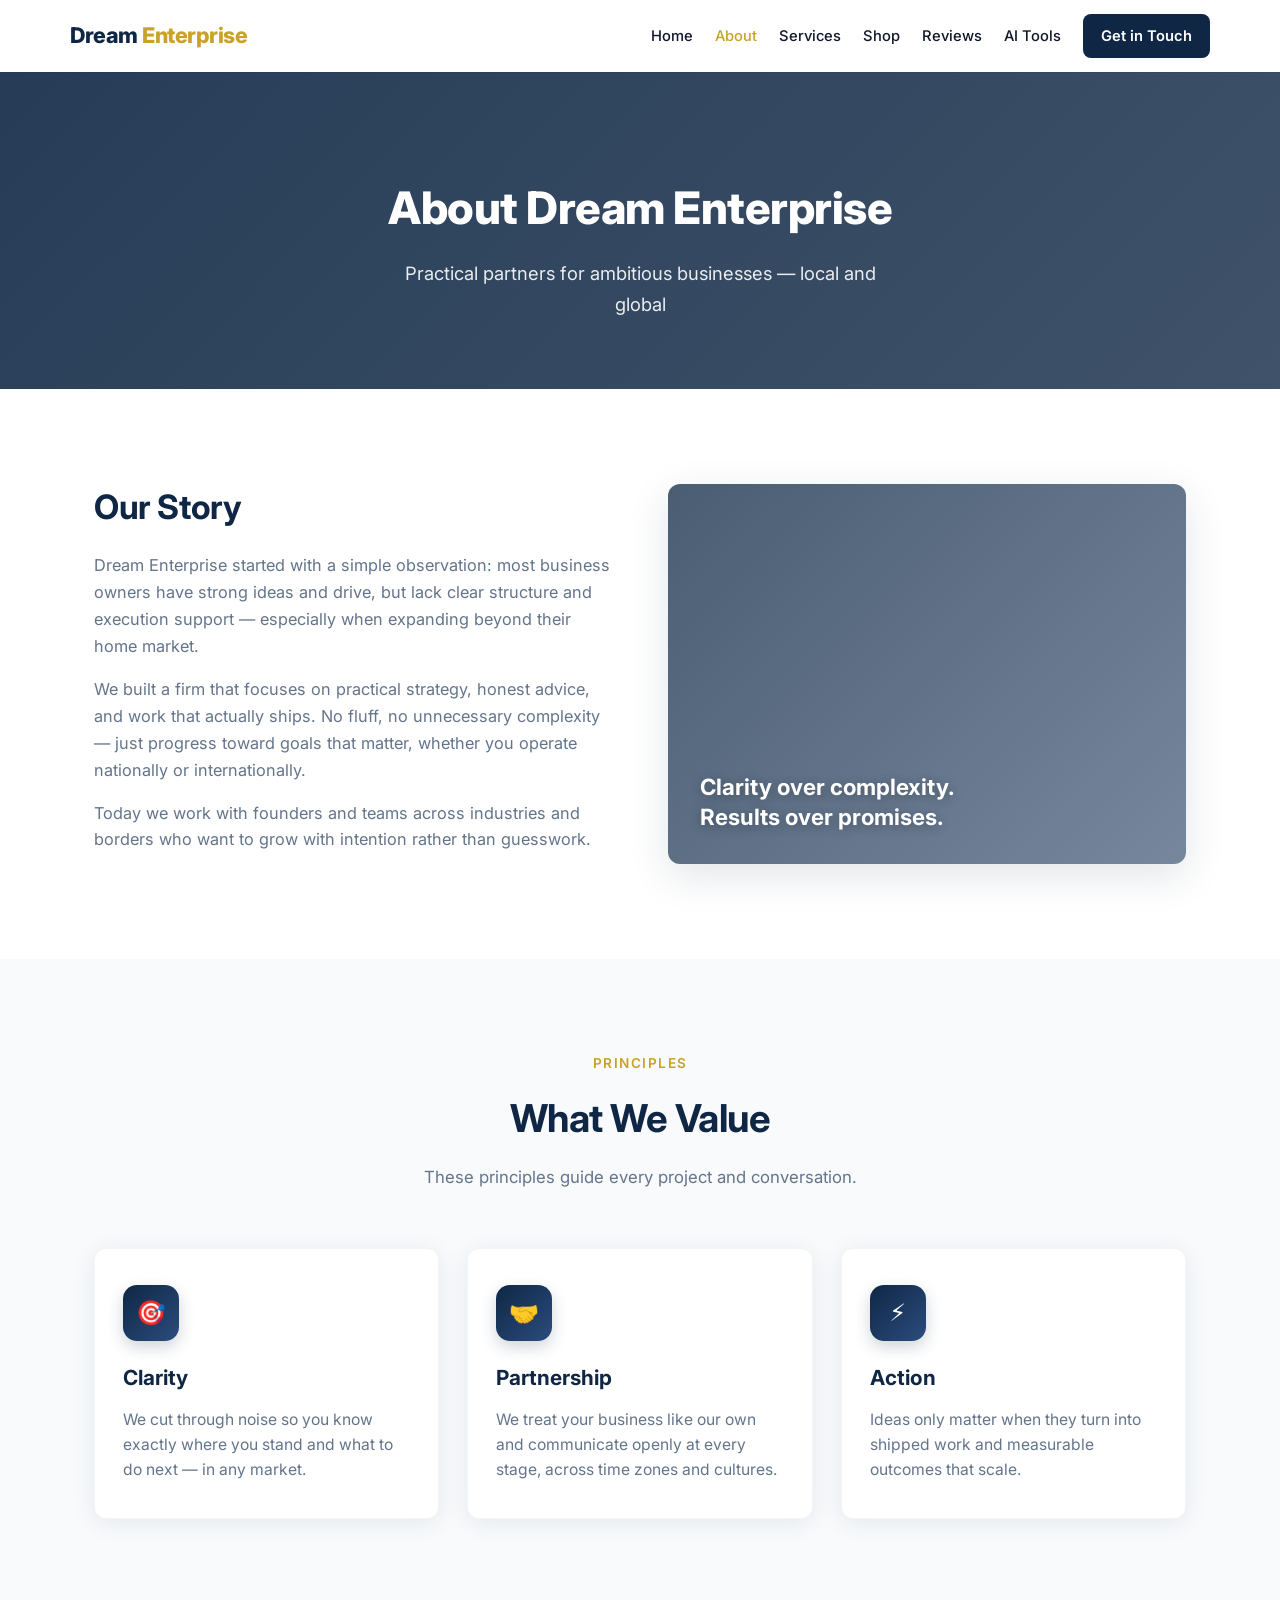
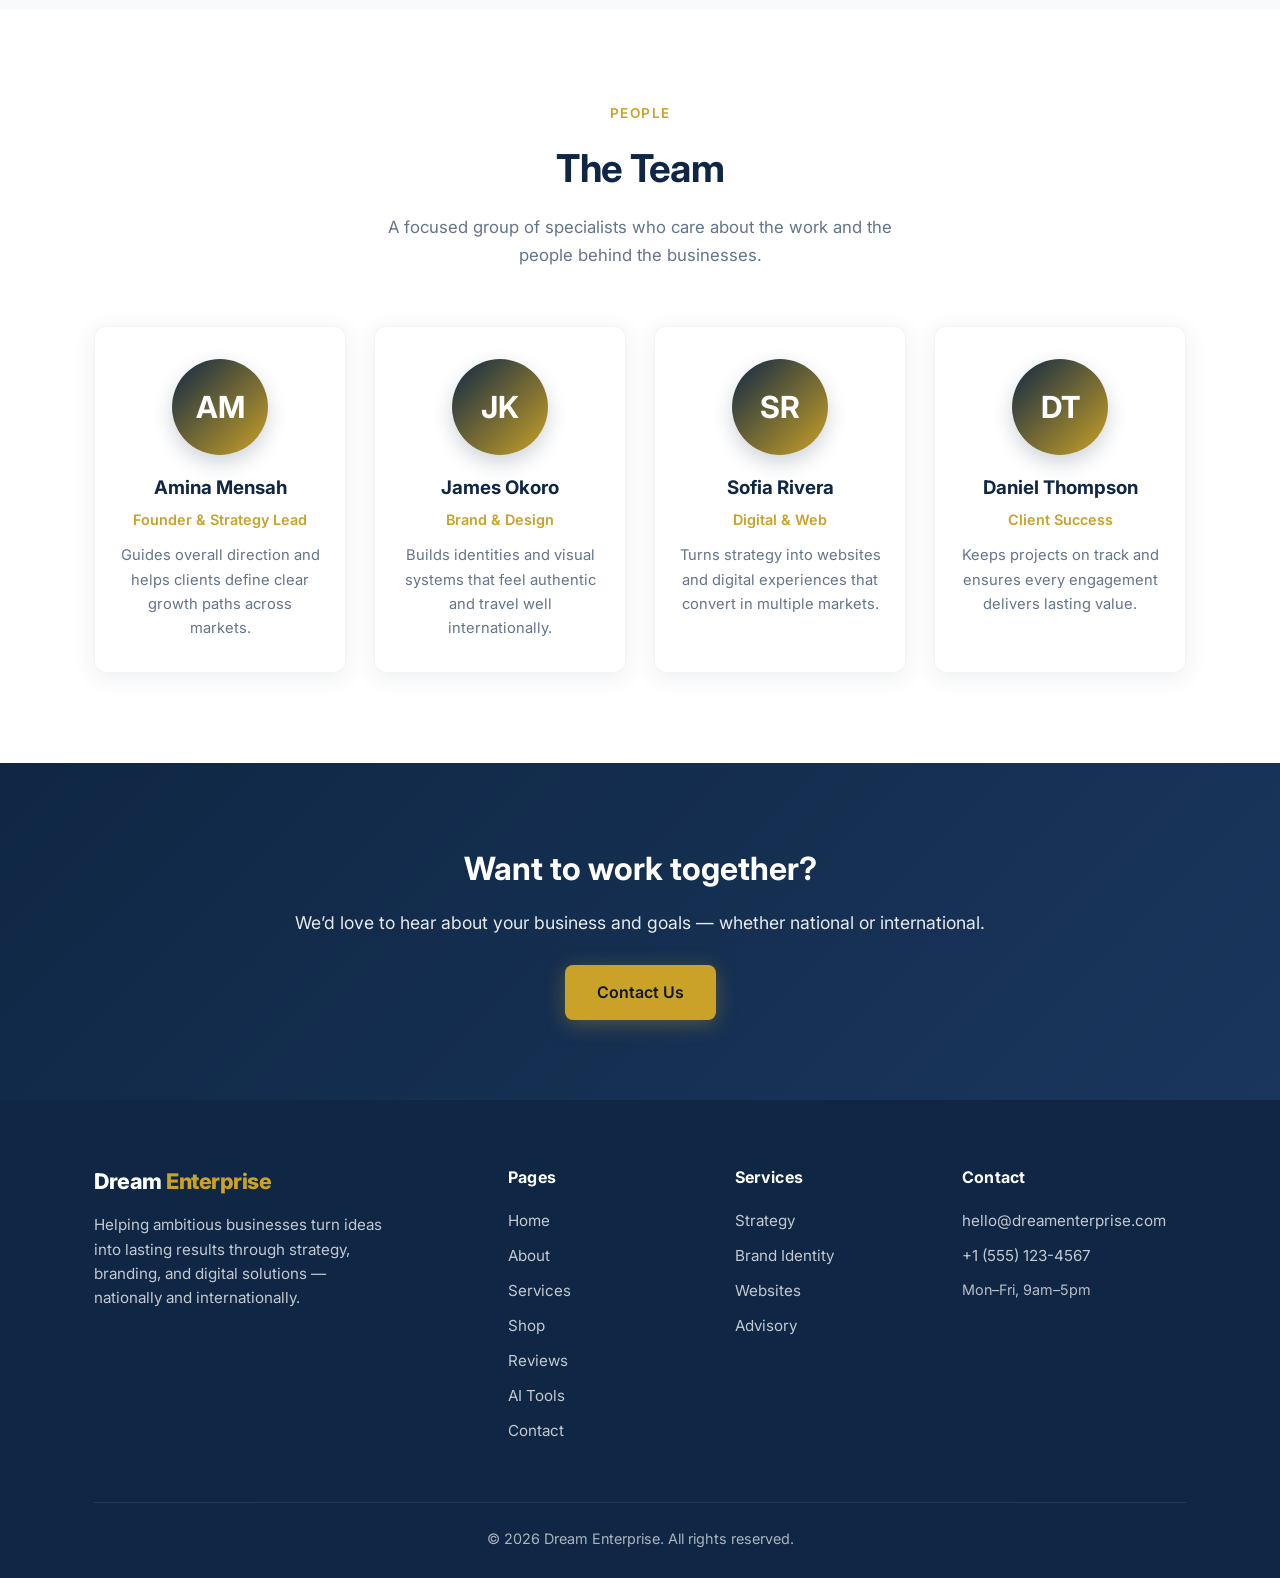
<file: about.html>
<!DOCTYPE html>
<html lang="en">
<head>
  <meta charset="UTF-8">
  <meta name="viewport" content="width=device-width, initial-scale=1.0">
  <title>About Us | Dream Enterprise</title>
  <meta name="description" content="Learn about Dream Enterprise, our mission, values, and the team behind national and international partnerships.">
  <link rel="stylesheet" href="styles.css">
  <link rel="preconnect" href="https://fonts.googleapis.com">
  <link href="https://fonts.googleapis.com/css2?family=Inter:wght@400;500;600;700;800&display=swap" rel="stylesheet">
</head>
<body>
    <div class="nav-overlay" id="navOverlay"></div>
  <header>
    <div class="container nav">
      <div class="nav-left">
        <button type="button" class="nav-toggle" aria-label="Open menu" aria-expanded="false">☰</button>
        <a href="index.html" class="logo">Dream <span>Enterprise</span></a>
      </div>
      <nav class="nav-links" id="navLinks">
        <div class="nav-drawer-header">
          <span>Menu</span>
          <button type="button" class="nav-close" aria-label="Close menu">✕</button>
        </div>
        <a href="index.html">Home</a>
        <a href="about.html" class="active">About</a>
        <a href="services.html">Services</a>
        <a href="shop.html">Shop</a>
        <a href="reviews.html">Reviews</a>
        <a href="ai-tools.html">AI Tools</a>
        <a href="contact.html" class="nav-cta">Get in Touch</a>
      </nav>
    </div>
  </header>

  <section class="page-header">
    <div class="container">
      <h1>About Dream Enterprise</h1>
      <p>Practical partners for ambitious businesses — local and global</p>
    </div>
  </section>

  <section>
    <div class="container">
      <div class="about-grid">
        <div class="about-text">
          <h2>Our Story</h2>
          <p>Dream Enterprise started with a simple observation: most business owners have strong ideas and drive, but lack clear structure and execution support — especially when expanding beyond their home market.</p>
          <p>We built a firm that focuses on practical strategy, honest advice, and work that actually ships. No fluff, no unnecessary complexity — just progress toward goals that matter, whether you operate nationally or internationally.</p>
          <p>Today we work with founders and teams across industries and borders who want to grow with intention rather than guesswork.</p>
        </div>
        <div class="about-image">
          <div class="overlay-text">Clarity over complexity.<br>Results over promises.</div>
        </div>
      </div>
    </div>
  </section>

  <section class="values">
    <div class="container">
      <div class="section-title">
        <div class="eyebrow">Principles</div>
        <h2>What We Value</h2>
        <p>These principles guide every project and conversation.</p>
      </div>
      <div class="cards">
        <div class="card">
          <div class="card-icon">🎯</div>
          <h3>Clarity</h3>
          <p>We cut through noise so you know exactly where you stand and what to do next — in any market.</p>
        </div>
        <div class="card">
          <div class="card-icon">🤝</div>
          <h3>Partnership</h3>
          <p>We treat your business like our own and communicate openly at every stage, across time zones and cultures.</p>
        </div>
        <div class="card">
          <div class="card-icon">⚡</div>
          <h3>Action</h3>
          <p>Ideas only matter when they turn into shipped work and measurable outcomes that scale.</p>
        </div>
      </div>
    </div>
  </section>

  <section>
    <div class="container">
      <div class="section-title">
        <div class="eyebrow">People</div>
        <h2>The Team</h2>
        <p>A focused group of specialists who care about the work and the people behind the businesses.</p>
      </div>
      <div class="team-grid">
        <div class="team-card">
          <div class="team-avatar">AM</div>
          <h3>Amina Mensah</h3>
          <p class="role">Founder & Strategy Lead</p>
          <p>Guides overall direction and helps clients define clear growth paths across markets.</p>
        </div>
        <div class="team-card">
          <div class="team-avatar">JK</div>
          <h3>James Okoro</h3>
          <p class="role">Brand & Design</p>
          <p>Builds identities and visual systems that feel authentic and travel well internationally.</p>
        </div>
        <div class="team-card">
          <div class="team-avatar">SR</div>
          <h3>Sofia Rivera</h3>
          <p class="role">Digital & Web</p>
          <p>Turns strategy into websites and digital experiences that convert in multiple markets.</p>
        </div>
        <div class="team-card">
          <div class="team-avatar">DT</div>
          <h3>Daniel Thompson</h3>
          <p class="role">Client Success</p>
          <p>Keeps projects on track and ensures every engagement delivers lasting value.</p>
        </div>
      </div>
    </div>
  </section>

  <section class="cta-banner">
    <div class="container">
      <h2>Want to work together?</h2>
      <p>We’d love to hear about your business and goals — whether national or international.</p>
      <a href="contact.html" class="btn btn-primary">Contact Us</a>
    </div>
  </section>

  <footer>
    <div class="container">
      <div class="footer-grid">
        <div class="footer-brand">
          <a href="index.html" class="logo" style="color: white;">Dream <span>Enterprise</span></a>
          <p>Helping ambitious businesses turn ideas into lasting results through strategy, branding, and digital solutions — nationally and internationally.</p>
        </div>
        <div class="footer-links">
          <h4>Pages</h4>
          <a href="index.html">Home</a>
          <a href="about.html">About</a>
          <a href="services.html">Services</a>
          <a href="shop.html">Shop</a>
          <a href="reviews.html">Reviews</a>
          <a href="ai-tools.html">AI Tools</a>
          <a href="contact.html">Contact</a>
        </div>
        <div class="footer-links">
          <h4>Services</h4>
          <a href="services.html">Strategy</a>
          <a href="services.html">Brand Identity</a>
          <a href="services.html">Websites</a>
          <a href="services.html">Advisory</a>
        </div>
        <div class="footer-links">
          <h4>Contact</h4>
          <a href="mailto:hello@dreamenterprise.com">hello@dreamenterprise.com</a>
          <a href="tel:+15551234567">+1 (555) 123-4567</a>
          <p style="opacity: 0.7; margin-top: 10px; font-size: 0.9rem;">Mon–Fri, 9am–5pm</p>
        </div>
      </div>
      <div class="footer-bottom">
        &copy; 2026 Dream Enterprise. All rights reserved.
      </div>
    </div>
  </footer>

  <script src="site.js"></script>
</body>
</html>
</file>
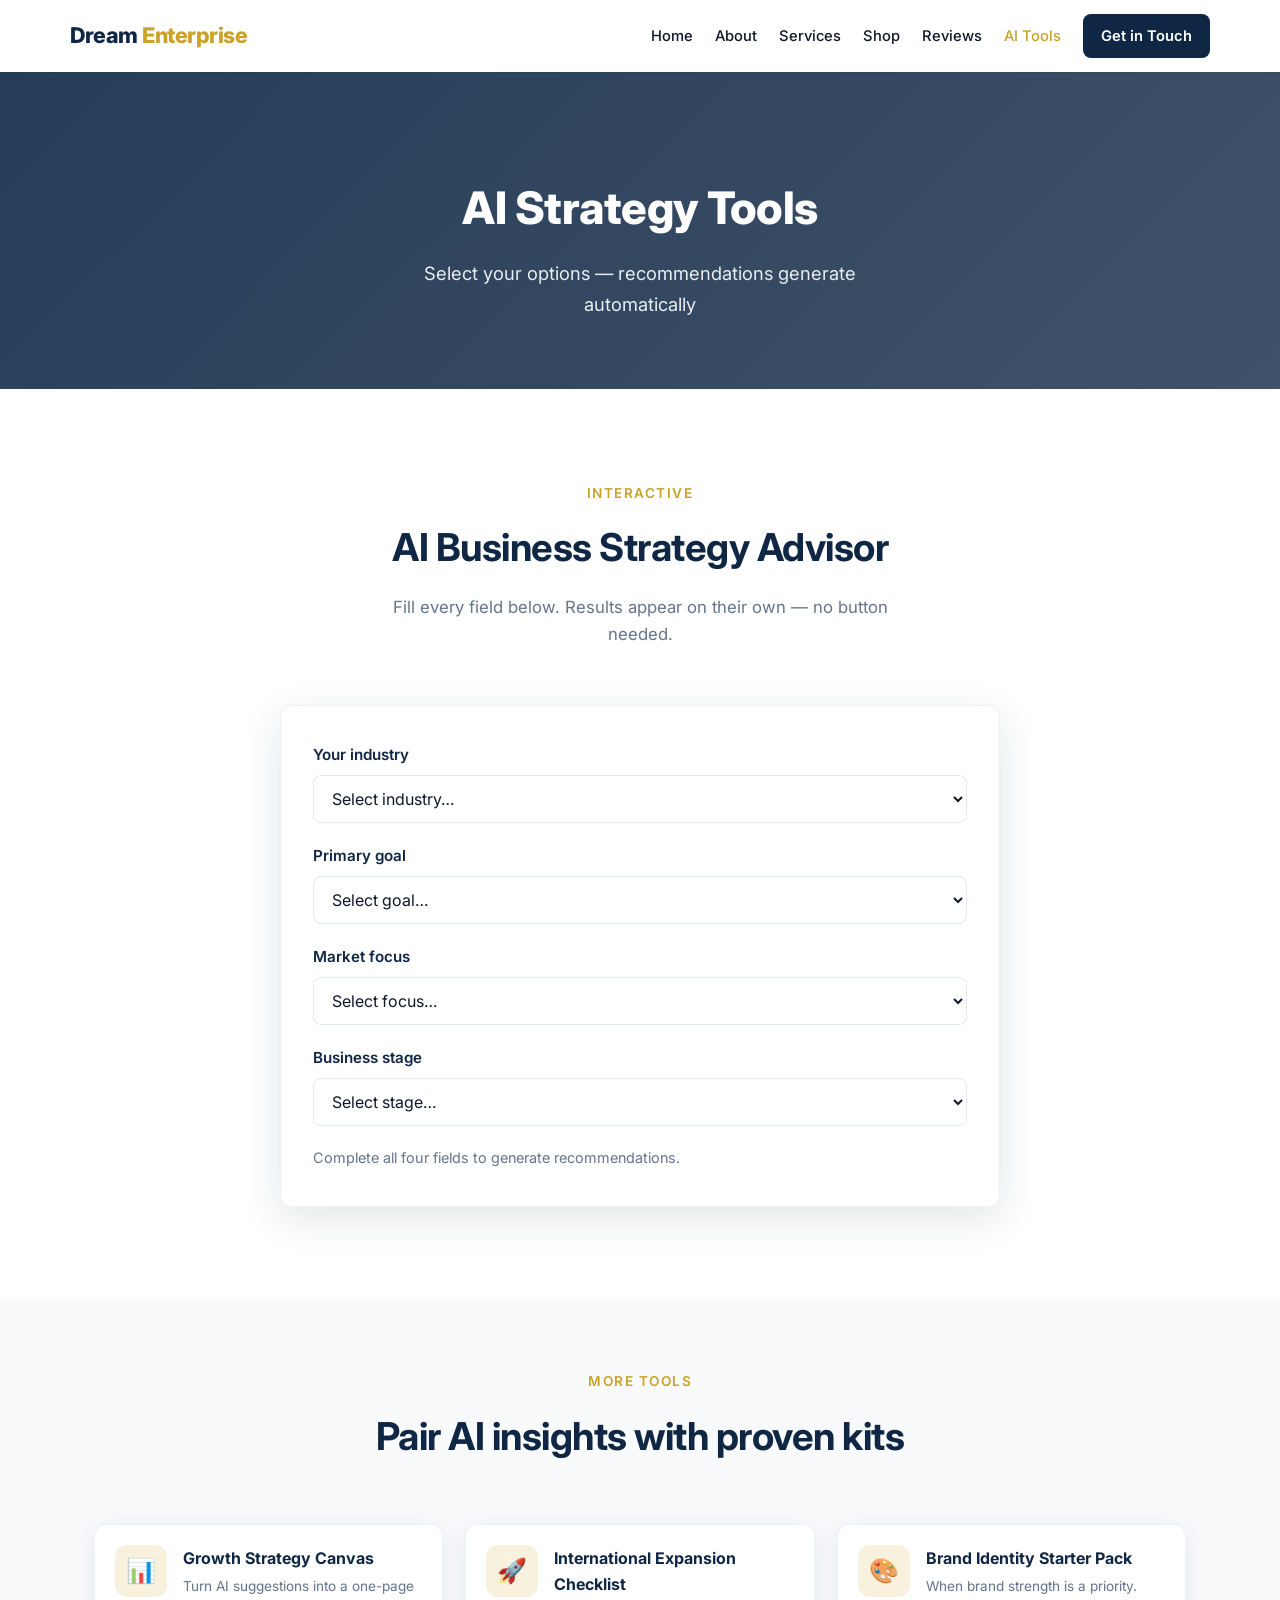
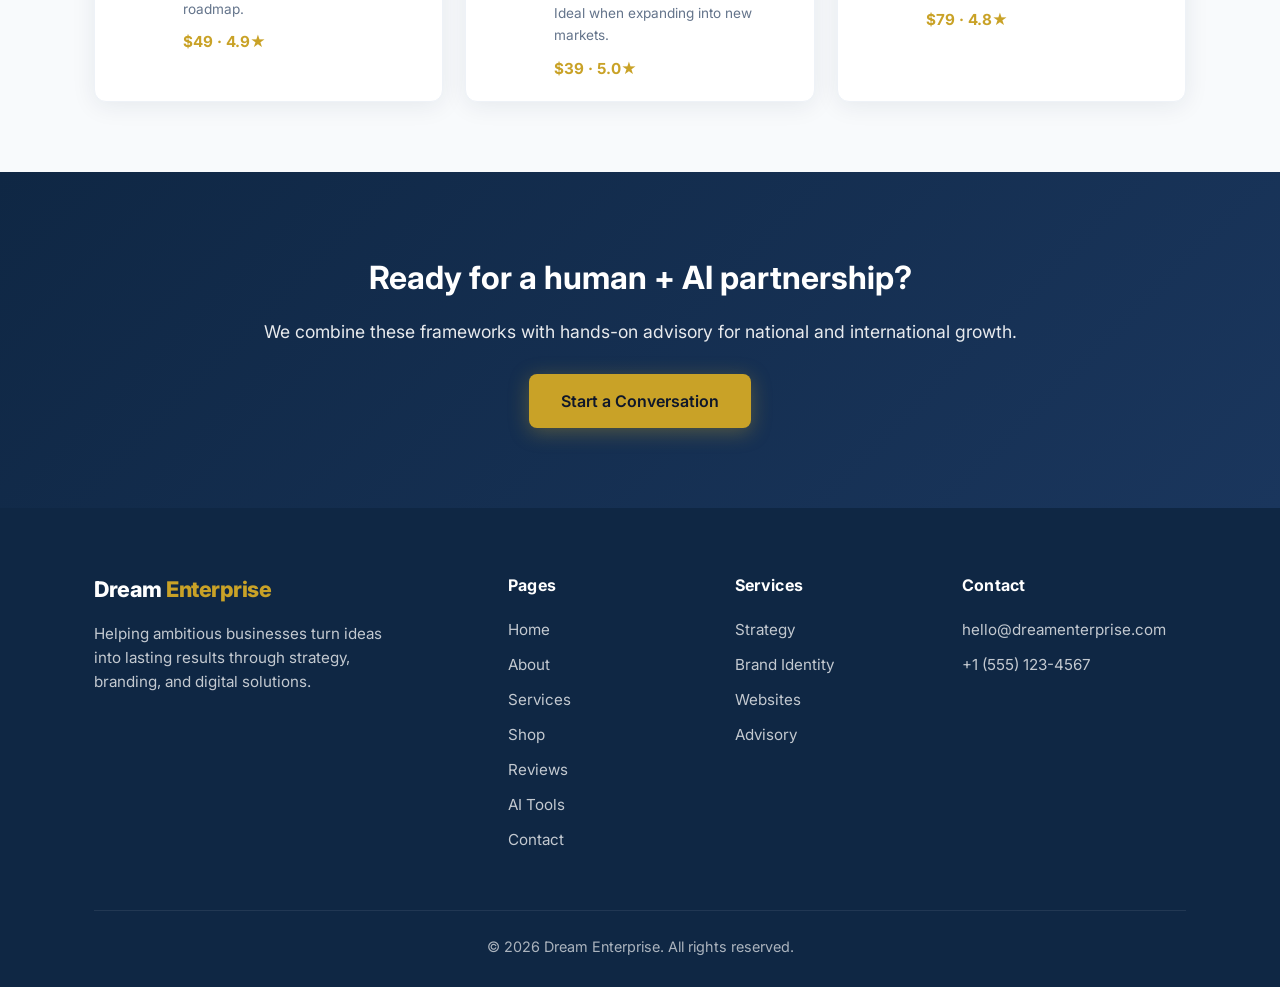
<file: ai-tools.html>
<!DOCTYPE html>
<html lang="en">
<head>
  <meta charset="UTF-8">
  <meta name="viewport" content="width=device-width, initial-scale=1.0">
  <title>AI Tools | Dream Enterprise</title>
  <meta name="description" content="AI-powered strategy advisor from Dream Enterprise. Results generate automatically as you select options.">
  <link rel="stylesheet" href="styles.css">
  <link rel="preconnect" href="https://fonts.googleapis.com">
  <link href="https://fonts.googleapis.com/css2?family=Inter:wght@400;500;600;700;800&display=swap" rel="stylesheet">
</head>
<body>
  <div class="nav-overlay" id="navOverlay"></div>
  <header>
    <div class="container nav">
      <div class="nav-left">
        <button type="button" class="nav-toggle" aria-label="Open menu" aria-expanded="false">☰</button>
        <a href="index.html" class="logo">Dream <span>Enterprise</span></a>
      </div>
      <nav class="nav-links" id="navLinks">
        <div class="nav-drawer-header">
          <span>Menu</span>
          <button type="button" class="nav-close" aria-label="Close menu">✕</button>
        </div>
        <a href="index.html">Home</a>
        <a href="about.html">About</a>
        <a href="services.html">Services</a>
        <a href="shop.html">Shop</a>
        <a href="reviews.html">Reviews</a>
        <a href="ai-tools.html" class="active">AI Tools</a>
        <a href="contact.html" class="nav-cta">Get in Touch</a>
      </nav>
    </div>
  </header>

  <section class="page-header">
    <div class="container">
      <h1>AI Strategy Tools</h1>
      <p>Select your options — recommendations generate automatically</p>
    </div>
  </section>

  <section>
    <div class="container">
      <div class="section-title">
        <div class="eyebrow">Interactive</div>
        <h2>AI Business Strategy Advisor</h2>
        <p>Fill every field below. Results appear on their own — no button needed.</p>
      </div>

      <div class="ai-tool-card">
        <div class="ai-form" id="aiForm">
          <div class="form-group">
            <label for="industry">Your industry</label>
            <select id="industry">
              <option value="">Select industry…</option>
              <option value="retail">Retail &amp; E‑commerce</option>
              <option value="tech">Technology / SaaS</option>
              <option value="professional">Professional services</option>
              <option value="manufacturing">Manufacturing</option>
              <option value="hospitality">Hospitality &amp; tourism</option>
              <option value="other">Other</option>
            </select>
          </div>
          <div class="form-group">
            <label for="goal">Primary goal</label>
            <select id="goal">
              <option value="">Select goal…</option>
              <option value="growth">Grow revenue</option>
              <option value="brand">Strengthen brand</option>
              <option value="digital">Improve digital presence</option>
              <option value="expand">Expand nationally / internationally</option>
              <option value="ops">Sharpen operations &amp; strategy</option>
            </select>
          </div>
          <div class="form-group">
            <label for="market">Market focus</label>
            <select id="market">
              <option value="">Select focus…</option>
              <option value="national">National / local</option>
              <option value="international">International / cross‑border</option>
              <option value="both">Both</option>
            </select>
          </div>
          <div class="form-group">
            <label for="stage">Business stage</label>
            <select id="stage">
              <option value="">Select stage…</option>
              <option value="startup">Startup / early</option>
              <option value="growing">Growing</option>
              <option value="established">Established</option>
              <option value="scaling">Scaling aggressively</option>
            </select>
          </div>
          <p id="aiHint" style="color:#64748b;font-size:0.9rem;margin:0;">Complete all four fields to generate recommendations.</p>
        </div>

        <div class="ai-loading" id="aiLoading" hidden>
          <div class="ai-spinner"></div>
          <p>Generating recommendations…</p>
        </div>

        <div class="ai-result" id="aiResult" hidden>
          <div class="ai-result-header">
            <span class="ai-badge">AI Insights</span>
            <button type="button" class="btn btn-outline" style="padding:8px 16px;font-size:0.9rem;" id="aiResetBtn">Reset</button>
          </div>
          <h3 id="aiTitle">Your growth path</h3>
          <p id="aiSummary" class="ai-summary"></p>
          <ul class="ai-actions" id="aiActions"></ul>
          <div class="ai-next">
            <p>Want a deeper plan with our team?</p>
            <a href="contact.html" class="btn btn-primary">Talk to a strategist</a>
            <a href="shop.html" class="btn btn-outline" style="margin-left:10px;">Browse toolkits</a>
          </div>
        </div>
      </div>
    </div>
  </section>

  <section class="recommended-section">
    <div class="container">
      <div class="section-title">
        <div class="eyebrow">More tools</div>
        <h2>Pair AI insights with proven kits</h2>
      </div>
      <div class="recommended-grid">
        <a href="shop.html" class="rec-card">
          <div class="rec-icon">📊</div>
          <div>
            <h4>Growth Strategy Canvas</h4>
            <p>Turn AI suggestions into a one-page roadmap.</p>
            <span class="rec-price">$49 · 4.9★</span>
          </div>
        </a>
        <a href="shop.html" class="rec-card">
          <div class="rec-icon">🚀</div>
          <div>
            <h4>International Expansion Checklist</h4>
            <p>Ideal when expanding into new markets.</p>
            <span class="rec-price">$39 · 5.0★</span>
          </div>
        </a>
        <a href="shop.html" class="rec-card">
          <div class="rec-icon">🎨</div>
          <div>
            <h4>Brand Identity Starter Pack</h4>
            <p>When brand strength is a priority.</p>
            <span class="rec-price">$79 · 4.8★</span>
          </div>
        </a>
      </div>
    </div>
  </section>

  <section class="cta-banner">
    <div class="container">
      <h2>Ready for a human + AI partnership?</h2>
      <p>We combine these frameworks with hands-on advisory for national and international growth.</p>
      <a href="contact.html" class="btn btn-primary">Start a Conversation</a>
    </div>
  </section>

  <footer>
    <div class="container">
      <div class="footer-grid">
        <div class="footer-brand">
          <a href="index.html" class="logo" style="color: white;">Dream <span>Enterprise</span></a>
          <p>Helping ambitious businesses turn ideas into lasting results through strategy, branding, and digital solutions.</p>
        </div>
        <div class="footer-links">
          <h4>Pages</h4>
          <a href="index.html">Home</a>
          <a href="about.html">About</a>
          <a href="services.html">Services</a>
          <a href="shop.html">Shop</a>
          <a href="reviews.html">Reviews</a>
          <a href="ai-tools.html">AI Tools</a>
          <a href="contact.html">Contact</a>
        </div>
        <div class="footer-links">
          <h4>Services</h4>
          <a href="services.html">Strategy</a>
          <a href="services.html">Brand Identity</a>
          <a href="services.html">Websites</a>
          <a href="services.html">Advisory</a>
        </div>
        <div class="footer-links">
          <h4>Contact</h4>
          <a href="mailto:hello@dreamenterprise.com">hello@dreamenterprise.com</a>
          <a href="tel:+15551234567">+1 (555) 123-4567</a>
        </div>
      </div>
      <div class="footer-bottom">&copy; 2026 Dream Enterprise. All rights reserved.</div>
    </div>
  </footer>

  <script src="site.js"></script>
  <script>
(function () {
  var adviceMap = {
    growth: {
      title: 'Revenue growth focus',
      summary: 'Prioritize a clear offer, conversion paths, and a simple growth loop you can measure weekly.',
      actions: [
        'Define one primary offer and one primary customer segment for the next 90 days.',
        'Map your sales funnel and fix the biggest drop-off (usually messaging or follow-up).',
        'Set 3 leading metrics (qualified leads, conversion rate, average deal size).',
        'Use the Growth Strategy Canvas to lock the plan on one page.'
      ]
    },
    brand: {
      title: 'Brand strength focus',
      summary: 'A sharper identity and consistent story will make every campaign and partnership work harder.',
      actions: [
        'Clarify positioning in one sentence: who you help, how, and why you are different.',
        'Audit visual and verbal identity across website, social, and proposals.',
        'Create a short brand story and proof points (results, clients, process).',
        'Consider the Brand Identity Starter Pack for templates and messaging guides.'
      ]
    },
    digital: {
      title: 'Digital presence focus',
      summary: 'Treat your website and content as a conversion system, not a brochure.',
      actions: [
        'Ensure every key page has a clear headline, proof, and one primary call-to-action.',
        'Add case studies or results that match your target market.',
        'Set up analytics and track form submissions and key button clicks.',
        'Use the Website Conversion Playbook for proven page structures.'
      ]
    },
    expand: {
      title: 'Market expansion focus',
      summary: 'Expand with a readiness checklist and local relevance — not a copy-paste of your home market.',
      actions: [
        'Validate demand and competition in the target market before heavy spend.',
        'Adapt messaging and offers for local language, culture, and buying behaviour.',
        'Identify 2–3 potential partners or channels in the new market.',
        'Work through the International Expansion Checklist before launch.'
      ]
    },
    ops: {
      title: 'Strategy & operations focus',
      summary: 'Clarity on priorities and rhythm will free capacity for growth instead of constant firefighting.',
      actions: [
        'Run a simple quarterly planning session with 3 priorities max.',
        'Document ownership and success metrics for each priority.',
        'Introduce a light weekly or bi-weekly review to stay on track.',
        'Use the Quarterly Business Review Template for structure.'
      ]
    }
  };

  var timer = null;

  function vals() {
    return {
      industry: document.getElementById('industry').value,
      goal: document.getElementById('goal').value,
      market: document.getElementById('market').value,
      stage: document.getElementById('stage').value
    };
  }

  function autoAdvise() {
    var v = vals();
    var hint = document.getElementById('aiHint');
    var result = document.getElementById('aiResult');
    var loading = document.getElementById('aiLoading');

    if (!v.industry || !v.goal || !v.market || !v.stage) {
      if (hint) hint.style.display = 'block';
      if (result) result.hidden = true;
      if (loading) loading.hidden = true;
      return;
    }

    if (hint) hint.style.display = 'none';
    if (result) result.hidden = true;
    if (loading) loading.hidden = false;

    clearTimeout(timer);
    timer = setTimeout(function () {
      generate(v);
    }, 500);
  }

  function generate(v) {
    var base = adviceMap[v.goal] || adviceMap.growth;
    var extra = [];

    if (v.market === 'international' || v.market === 'both') {
      extra.push('Plan for cross-border collaboration: time zones, payments, and local partnerships.');
    }
    if (v.market === 'national') {
      extra.push('Double down on local proof, referrals, and community or industry networks.');
    }
    if (v.stage === 'startup' || v.stage === 'growing') {
      extra.push('Keep the plan lightweight: one offer, one channel, one metric that matters most.');
    }
    if (v.stage === 'scaling' || v.stage === 'established') {
      extra.push('Protect focus: pause low-ROI initiatives so the team can execute.');
    }
    if (v.industry === 'tech') {
      extra.push('Emphasize product-led proof (demos, trials, case metrics) in your story.');
    }
    if (v.industry === 'retail') {
      extra.push('Align brand and conversion paths across online and offline channels.');
    }
    if (v.industry === 'professional') {
      extra.push('Lead with expertise and outcomes; use case studies and referrals as primary proof.');
    }
    if (v.industry === 'manufacturing') {
      extra.push('Highlight reliability, quality systems, and supply-chain strengths.');
    }
    if (v.industry === 'hospitality') {
      extra.push('Focus on experience consistency, reviews, and local + digital discovery.');
    }

    document.getElementById('aiTitle').textContent = base.title;
    document.getElementById('aiSummary').textContent = base.summary;
    var list = document.getElementById('aiActions');
    list.innerHTML = '';
    base.actions.concat(extra).forEach(function (item) {
      var li = document.createElement('li');
      li.textContent = item;
      list.appendChild(li);
    });

    document.getElementById('aiLoading').hidden = true;
    document.getElementById('aiResult').hidden = false;
  }

  function resetAdvisor() {
    ['industry', 'goal', 'market', 'stage'].forEach(function (id) {
      document.getElementById(id).value = '';
    });
    document.getElementById('aiResult').hidden = true;
    document.getElementById('aiLoading').hidden = true;
    var hint = document.getElementById('aiHint');
    if (hint) hint.style.display = 'block';
  }

  document.addEventListener('DOMContentLoaded', function () {
    ['industry', 'goal', 'market', 'stage'].forEach(function (id) {
      var el = document.getElementById(id);
      if (el) el.addEventListener('change', autoAdvise);
    });
    var resetBtn = document.getElementById('aiResetBtn');
    if (resetBtn) resetBtn.addEventListener('click', resetAdvisor);
  });
})();
  </script>
</body>
</html>
</file>
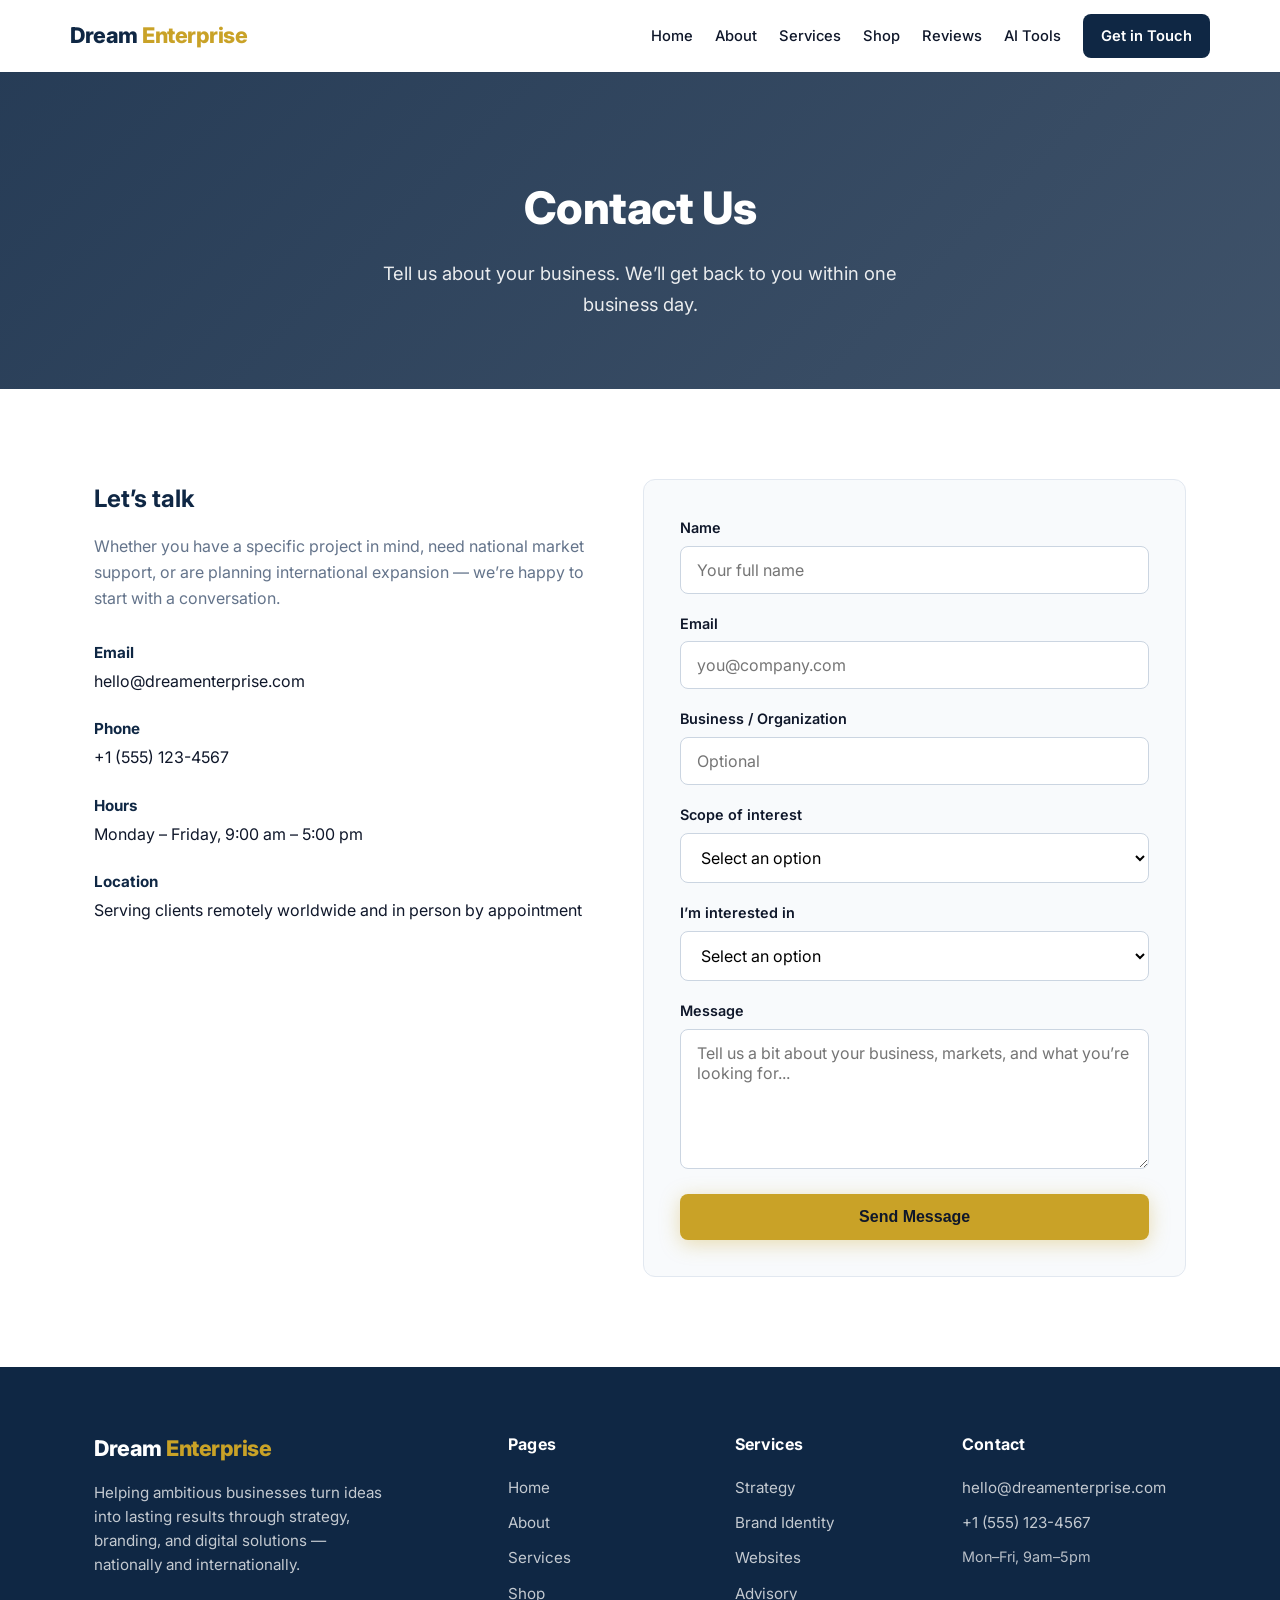
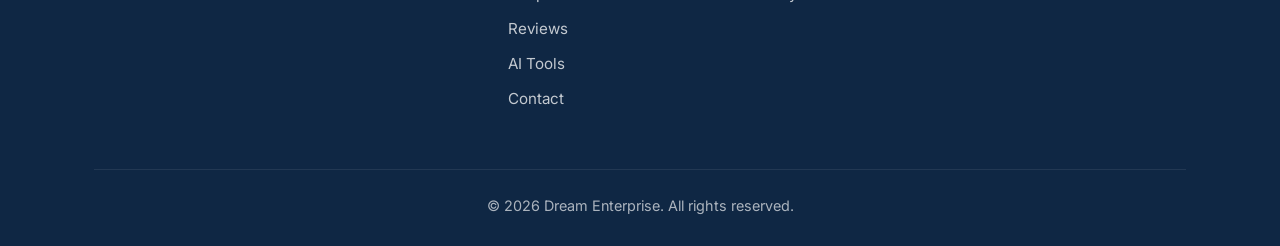
<file: contact.html>
<!DOCTYPE html>
<html lang="en">
<head>
  <meta charset="UTF-8">
  <meta name="viewport" content="width=device-width, initial-scale=1.0">
  <title>Contact | Dream Enterprise</title>
  <meta name="description" content="Get in touch with Dream Enterprise. We respond within one business day — for national and international inquiries.">
  <link rel="stylesheet" href="styles.css">
  <link rel="preconnect" href="https://fonts.googleapis.com">
  <link href="https://fonts.googleapis.com/css2?family=Inter:wght@400;500;600;700;800&display=swap" rel="stylesheet">
</head>
<body>
    <div class="nav-overlay" id="navOverlay"></div>
  <header>
    <div class="container nav">
      <div class="nav-left">
        <button type="button" class="nav-toggle" aria-label="Open menu" aria-expanded="false">☰</button>
        <a href="index.html" class="logo">Dream <span>Enterprise</span></a>
      </div>
      <nav class="nav-links" id="navLinks">
        <div class="nav-drawer-header">
          <span>Menu</span>
          <button type="button" class="nav-close" aria-label="Close menu">✕</button>
        </div>
        <a href="index.html">Home</a>
        <a href="about.html">About</a>
        <a href="services.html">Services</a>
        <a href="shop.html">Shop</a>
        <a href="reviews.html">Reviews</a>
        <a href="ai-tools.html">AI Tools</a>
        <a href="contact.html" class="active nav-cta">Get in Touch</a>
      </nav>
    </div>
  </header>

  <section class="page-header">
    <div class="container">
      <h1>Contact Us</h1>
      <p>Tell us about your business. We’ll get back to you within one business day.</p>
    </div>
  </section>

  <section>
    <div class="container">
      <div class="contact-grid">
        <div class="contact-info">
          <h3>Let’s talk</h3>
          <p>Whether you have a specific project in mind, need national market support, or are planning international expansion — we’re happy to start with a conversation.</p>
          
          <div class="item" style="margin-top: 28px;">
            <div>
              <strong>Email</strong>
              <a href="mailto:hello@dreamenterprise.com">hello@dreamenterprise.com</a>
            </div>
          </div>
          
          <div class="item">
            <div>
              <strong>Phone</strong>
              <a href="tel:+15551234567">+1 (555) 123-4567</a>
            </div>
          </div>
          
          <div class="item">
            <div>
              <strong>Hours</strong>
              Monday – Friday, 9:00 am – 5:00 pm
            </div>
          </div>
          
          <div class="item">
            <div>
              <strong>Location</strong>
              Serving clients remotely worldwide and in person by appointment
            </div>
          </div>
        </div>

        <div>
          <form onsubmit="event.preventDefault(); alert('Thank you! This is a demo form. In a live site this would send your message.');">
            <div>
              <label for="name">Name</label>
              <input type="text" id="name" name="name" required placeholder="Your full name">
            </div>
            <div>
              <label for="email">Email</label>
              <input type="email" id="email" name="email" required placeholder="you@company.com">
            </div>
            <div>
              <label for="business">Business / Organization</label>
              <input type="text" id="business" name="business" placeholder="Optional">
            </div>
            <div>
              <label for="scope">Scope of interest</label>
              <select id="scope" name="scope">
                <option value="">Select an option</option>
                <option value="national">National / Local project</option>
                <option value="international">International / Cross-border</option>
                <option value="both">Both national & international</option>
              </select>
            </div>
            <div>
              <label for="interest">I’m interested in</label>
              <select id="interest" name="interest">
                <option value="">Select an option</option>
                <option value="strategy">Business strategy</option>
                <option value="brand">Brand & identity</option>
                <option value="website">Website</option>
                <option value="digital">Digital presence</option>
                <option value="advisory">Ongoing advisory</option>
                <option value="other">Something else</option>
              </select>
            </div>
            <div>
              <label for="message">Message</label>
              <textarea id="message" name="message" required placeholder="Tell us a bit about your business, markets, and what you’re looking for..."></textarea>
            </div>
            <button type="submit" class="btn btn-primary" style="width: 100%;">Send Message</button>
          </form>
        </div>
      </div>
    </div>
  </section>

  <footer>
    <div class="container">
      <div class="footer-grid">
        <div class="footer-brand">
          <a href="index.html" class="logo" style="color: white;">Dream <span>Enterprise</span></a>
          <p>Helping ambitious businesses turn ideas into lasting results through strategy, branding, and digital solutions — nationally and internationally.</p>
        </div>
        <div class="footer-links">
          <h4>Pages</h4>
          <a href="index.html">Home</a>
          <a href="about.html">About</a>
          <a href="services.html">Services</a>
          <a href="shop.html">Shop</a>
          <a href="reviews.html">Reviews</a>
          <a href="ai-tools.html">AI Tools</a>
          <a href="contact.html">Contact</a>
        </div>
        <div class="footer-links">
          <h4>Services</h4>
          <a href="services.html">Strategy</a>
          <a href="services.html">Brand Identity</a>
          <a href="services.html">Websites</a>
          <a href="services.html">Advisory</a>
        </div>
        <div class="footer-links">
          <h4>Contact</h4>
          <a href="mailto:hello@dreamenterprise.com">hello@dreamenterprise.com</a>
          <a href="tel:+15551234567">+1 (555) 123-4567</a>
          <p style="opacity: 0.7; margin-top: 10px; font-size: 0.9rem;">Mon–Fri, 9am–5pm</p>
        </div>
      </div>
      <div class="footer-bottom">
        &copy; 2026 Dream Enterprise. All rights reserved.
      </div>
    </div>
  </footer>

  <script src="site.js"></script>
</body>
</html>
</file>
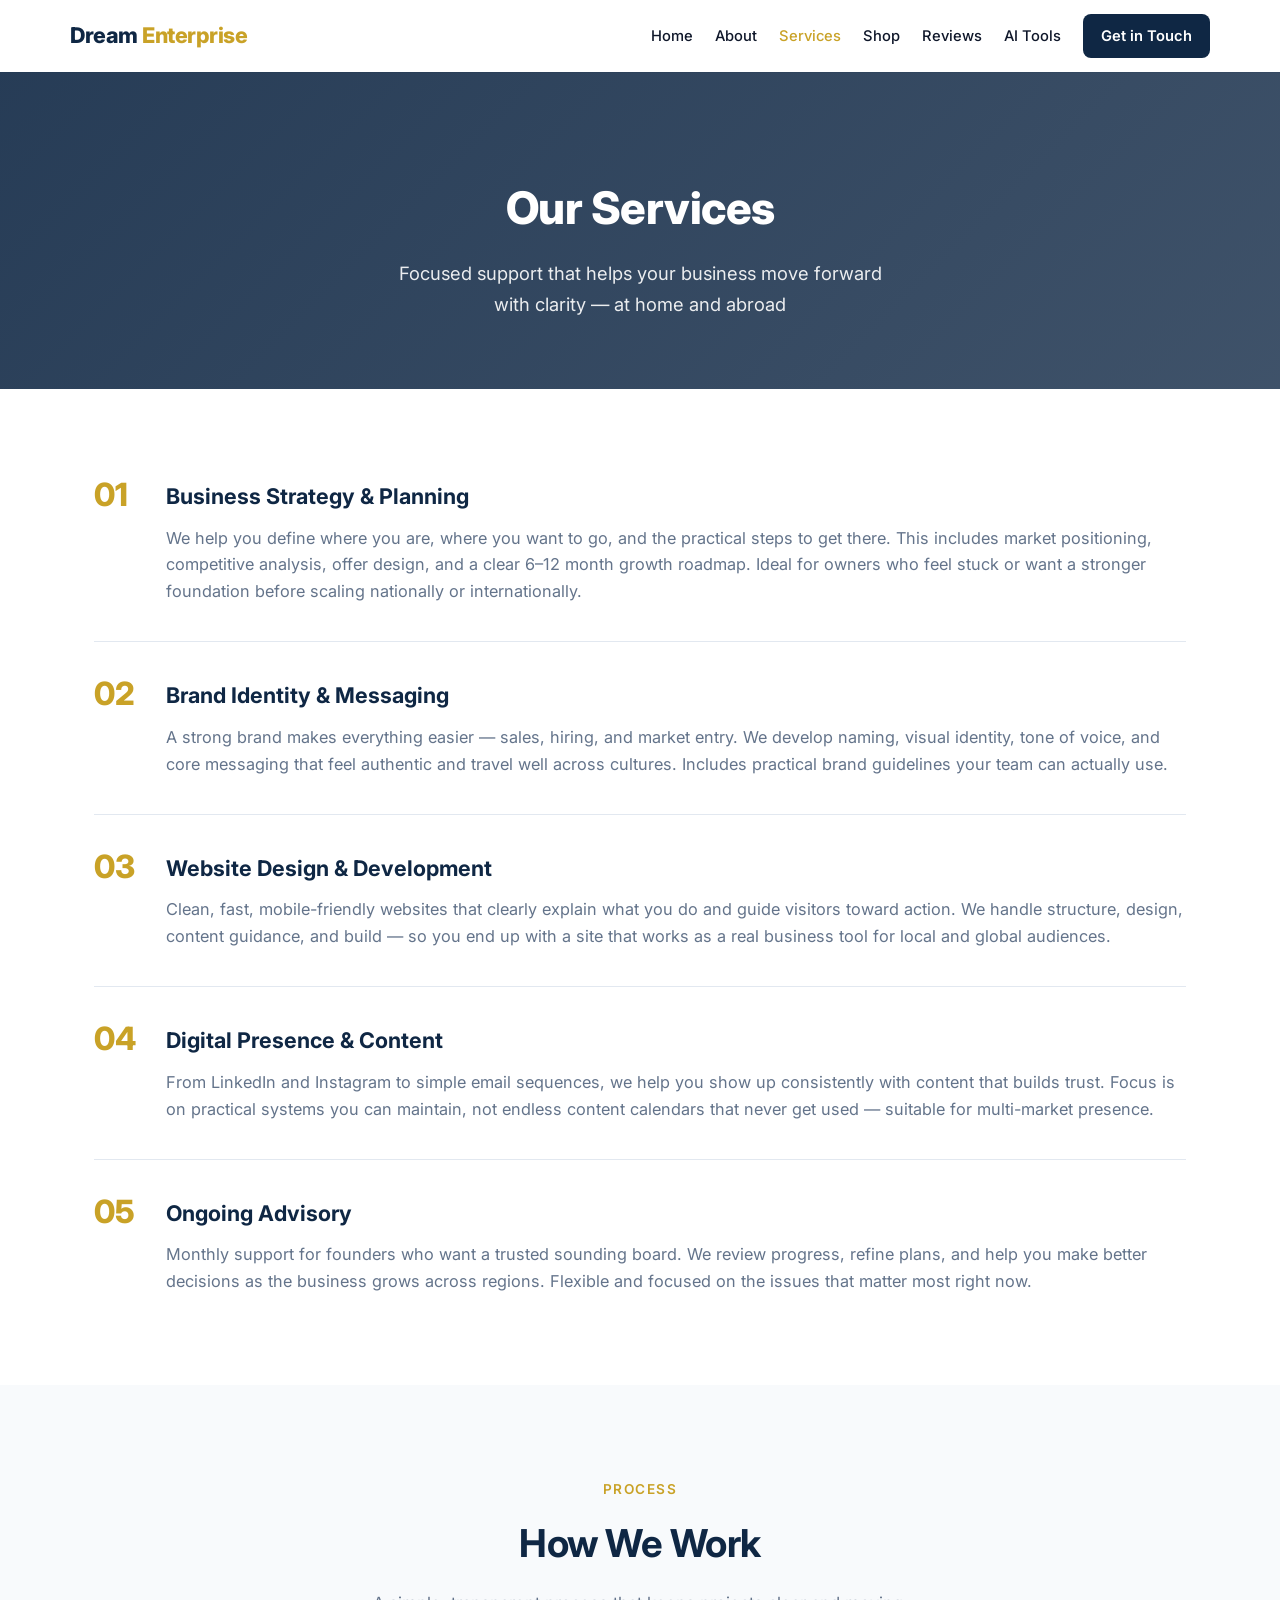
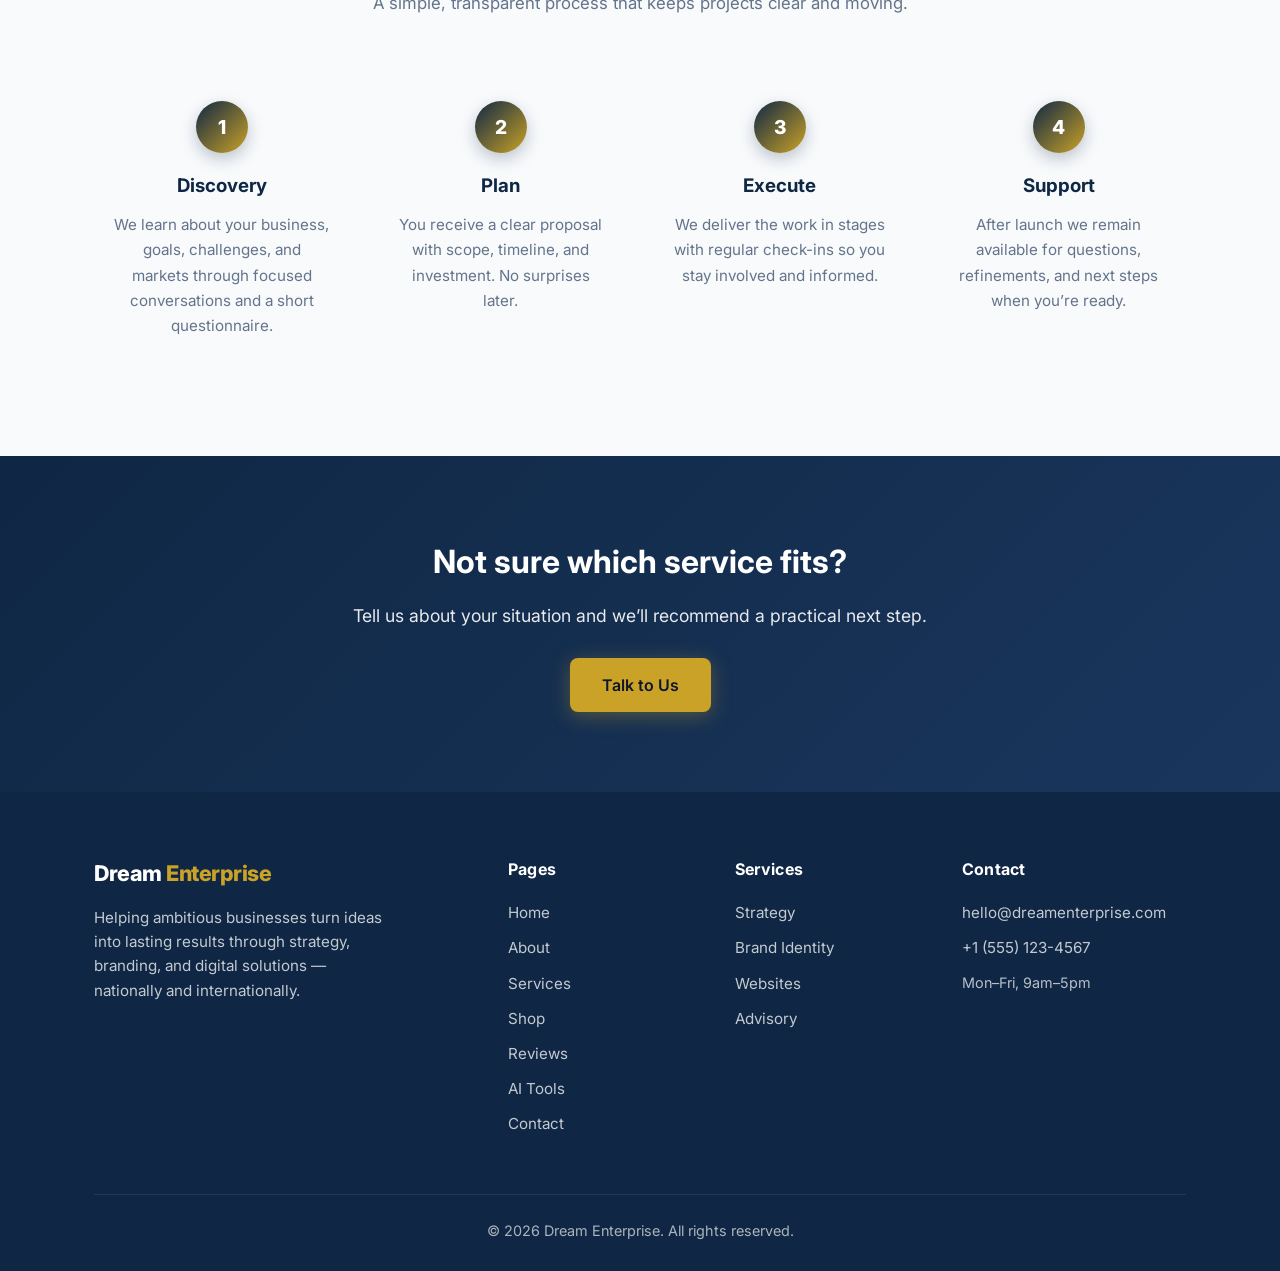
<file: services.html>
<!DOCTYPE html>
<html lang="en">
<head>
  <meta charset="UTF-8">
  <meta name="viewport" content="width=device-width, initial-scale=1.0">
  <title>Services | Dream Enterprise</title>
  <meta name="description" content="Strategy, branding, digital, and advisory services for national and international businesses from Dream Enterprise.">
  <link rel="stylesheet" href="styles.css">
  <link rel="preconnect" href="https://fonts.googleapis.com">
  <link href="https://fonts.googleapis.com/css2?family=Inter:wght@400;500;600;700;800&display=swap" rel="stylesheet">
</head>
<body>
    <div class="nav-overlay" id="navOverlay"></div>
  <header>
    <div class="container nav">
      <div class="nav-left">
        <button type="button" class="nav-toggle" aria-label="Open menu" aria-expanded="false">☰</button>
        <a href="index.html" class="logo">Dream <span>Enterprise</span></a>
      </div>
      <nav class="nav-links" id="navLinks">
        <div class="nav-drawer-header">
          <span>Menu</span>
          <button type="button" class="nav-close" aria-label="Close menu">✕</button>
        </div>
        <a href="index.html">Home</a>
        <a href="about.html">About</a>
        <a href="services.html" class="active">Services</a>
        <a href="shop.html">Shop</a>
        <a href="reviews.html">Reviews</a>
        <a href="ai-tools.html">AI Tools</a>
        <a href="contact.html" class="nav-cta">Get in Touch</a>
      </nav>
    </div>
  </header>

  <section class="page-header">
    <div class="container">
      <h1>Our Services</h1>
      <p>Focused support that helps your business move forward with clarity — at home and abroad</p>
    </div>
  </section>

  <section>
    <div class="container">
      <div class="service-item">
        <div class="service-num">01</div>
        <div class="service-content">
          <h3>Business Strategy & Planning</h3>
          <p>We help you define where you are, where you want to go, and the practical steps to get there. This includes market positioning, competitive analysis, offer design, and a clear 6–12 month growth roadmap. Ideal for owners who feel stuck or want a stronger foundation before scaling nationally or internationally.</p>
        </div>
      </div>

      <div class="service-item">
        <div class="service-num">02</div>
        <div class="service-content">
          <h3>Brand Identity & Messaging</h3>
          <p>A strong brand makes everything easier — sales, hiring, and market entry. We develop naming, visual identity, tone of voice, and core messaging that feel authentic and travel well across cultures. Includes practical brand guidelines your team can actually use.</p>
        </div>
      </div>

      <div class="service-item">
        <div class="service-num">03</div>
        <div class="service-content">
          <h3>Website Design & Development</h3>
          <p>Clean, fast, mobile-friendly websites that clearly explain what you do and guide visitors toward action. We handle structure, design, content guidance, and build — so you end up with a site that works as a real business tool for local and global audiences.</p>
        </div>
      </div>

      <div class="service-item">
        <div class="service-num">04</div>
        <div class="service-content">
          <h3>Digital Presence & Content</h3>
          <p>From LinkedIn and Instagram to simple email sequences, we help you show up consistently with content that builds trust. Focus is on practical systems you can maintain, not endless content calendars that never get used — suitable for multi-market presence.</p>
        </div>
      </div>

      <div class="service-item">
        <div class="service-num">05</div>
        <div class="service-content">
          <h3>Ongoing Advisory</h3>
          <p>Monthly support for founders who want a trusted sounding board. We review progress, refine plans, and help you make better decisions as the business grows across regions. Flexible and focused on the issues that matter most right now.</p>
        </div>
      </div>
    </div>
  </section>

  <section class="about-preview">
    <div class="container">
      <div class="section-title">
        <div class="eyebrow">Process</div>
        <h2>How We Work</h2>
        <p>A simple, transparent process that keeps projects clear and moving.</p>
      </div>
      <div class="process-grid">
        <div class="process-card">
          <div class="process-num">1</div>
          <h3>Discovery</h3>
          <p>We learn about your business, goals, challenges, and markets through focused conversations and a short questionnaire.</p>
        </div>
        <div class="process-card">
          <div class="process-num">2</div>
          <h3>Plan</h3>
          <p>You receive a clear proposal with scope, timeline, and investment. No surprises later.</p>
        </div>
        <div class="process-card">
          <div class="process-num">3</div>
          <h3>Execute</h3>
          <p>We deliver the work in stages with regular check-ins so you stay involved and informed.</p>
        </div>
        <div class="process-card">
          <div class="process-num">4</div>
          <h3>Support</h3>
          <p>After launch we remain available for questions, refinements, and next steps when you’re ready.</p>
        </div>
      </div>
    </div>
  </section>

  <section class="cta-banner">
    <div class="container">
      <h2>Not sure which service fits?</h2>
      <p>Tell us about your situation and we’ll recommend a practical next step.</p>
      <a href="contact.html" class="btn btn-primary">Talk to Us</a>
    </div>
  </section>

  <footer>
    <div class="container">
      <div class="footer-grid">
        <div class="footer-brand">
          <a href="index.html" class="logo" style="color: white;">Dream <span>Enterprise</span></a>
          <p>Helping ambitious businesses turn ideas into lasting results through strategy, branding, and digital solutions — nationally and internationally.</p>
        </div>
        <div class="footer-links">
          <h4>Pages</h4>
          <a href="index.html">Home</a>
          <a href="about.html">About</a>
          <a href="services.html">Services</a>
          <a href="shop.html">Shop</a>
          <a href="reviews.html">Reviews</a>
          <a href="ai-tools.html">AI Tools</a>
          <a href="contact.html">Contact</a>
        </div>
        <div class="footer-links">
          <h4>Services</h4>
          <a href="services.html">Strategy</a>
          <a href="services.html">Brand Identity</a>
          <a href="services.html">Websites</a>
          <a href="services.html">Advisory</a>
        </div>
        <div class="footer-links">
          <h4>Contact</h4>
          <a href="mailto:hello@dreamenterprise.com">hello@dreamenterprise.com</a>
          <a href="tel:+15551234567">+1 (555) 123-4567</a>
          <p style="opacity: 0.7; margin-top: 10px; font-size: 0.9rem;">Mon–Fri, 9am–5pm</p>
        </div>
      </div>
      <div class="footer-bottom">
        &copy; 2026 Dream Enterprise. All rights reserved.
      </div>
    </div>
  </footer>

  <script src="site.js"></script>
</body>
</html>
</file>
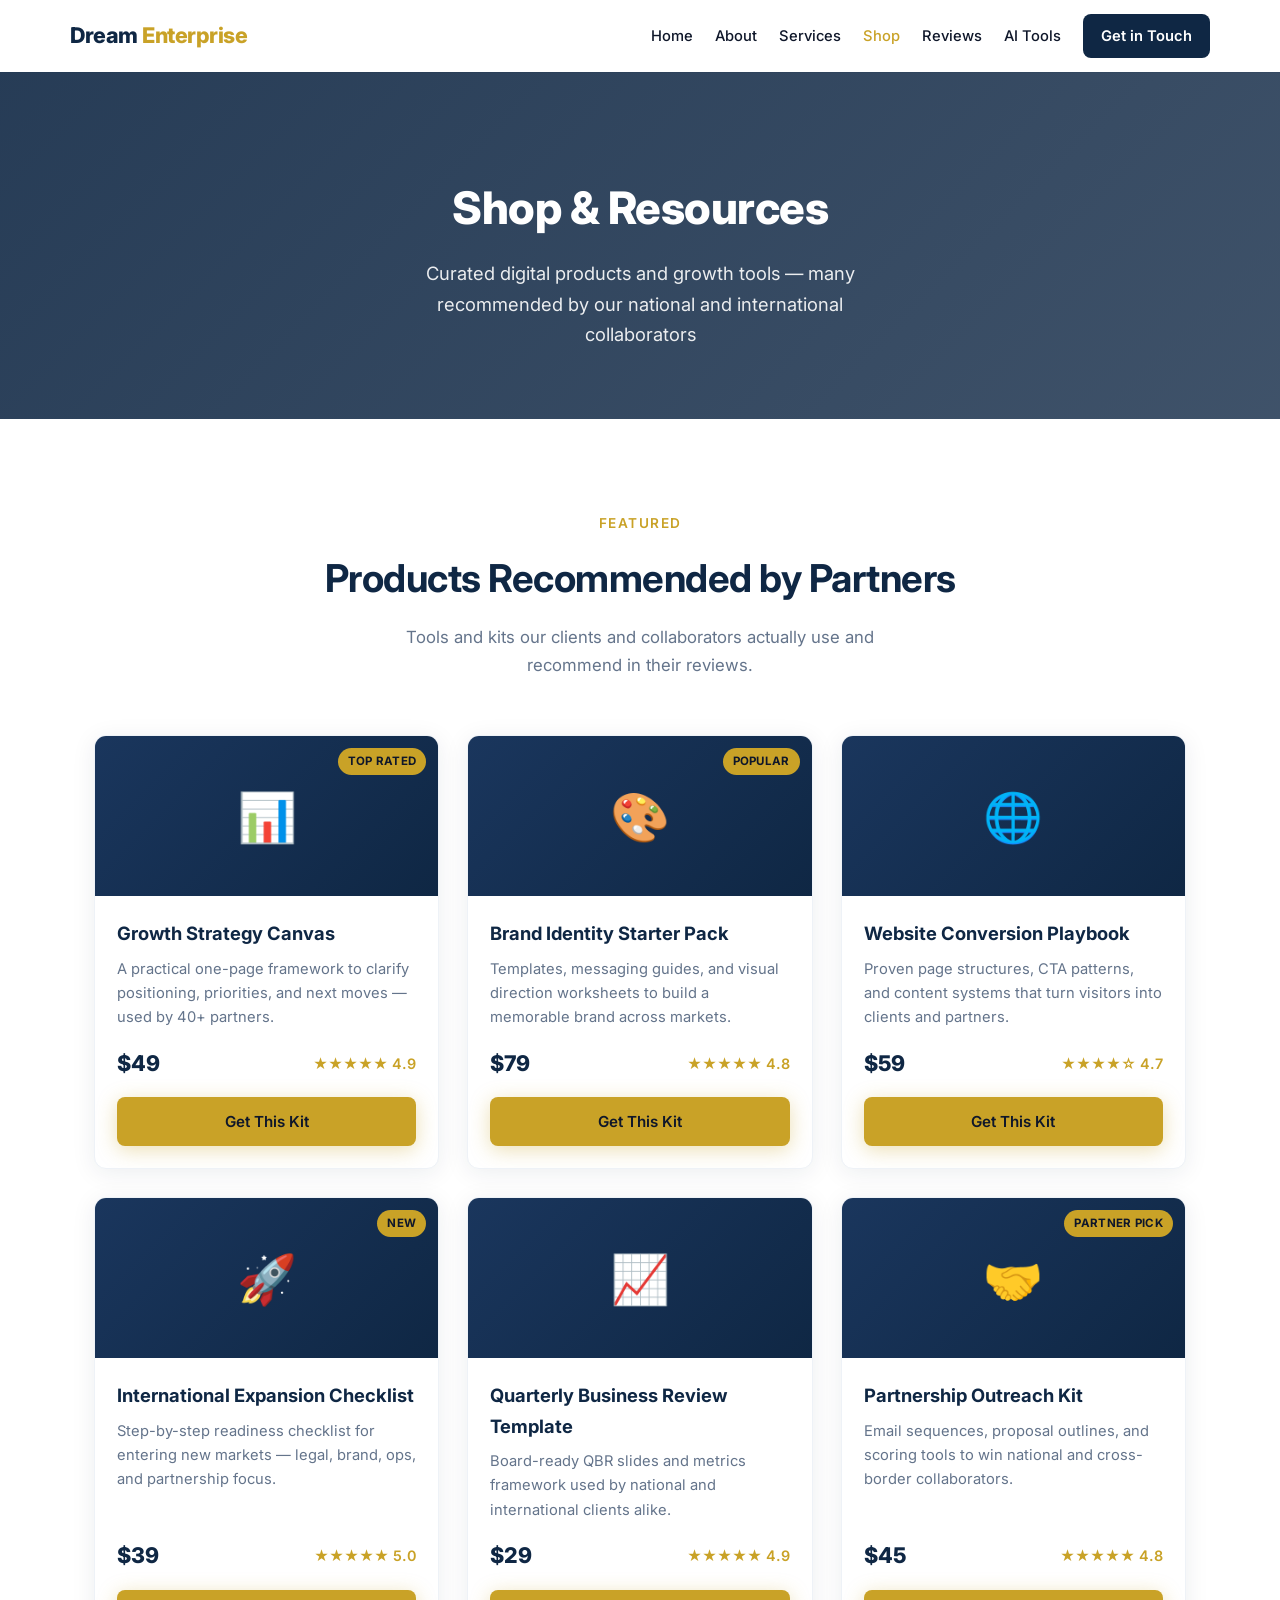
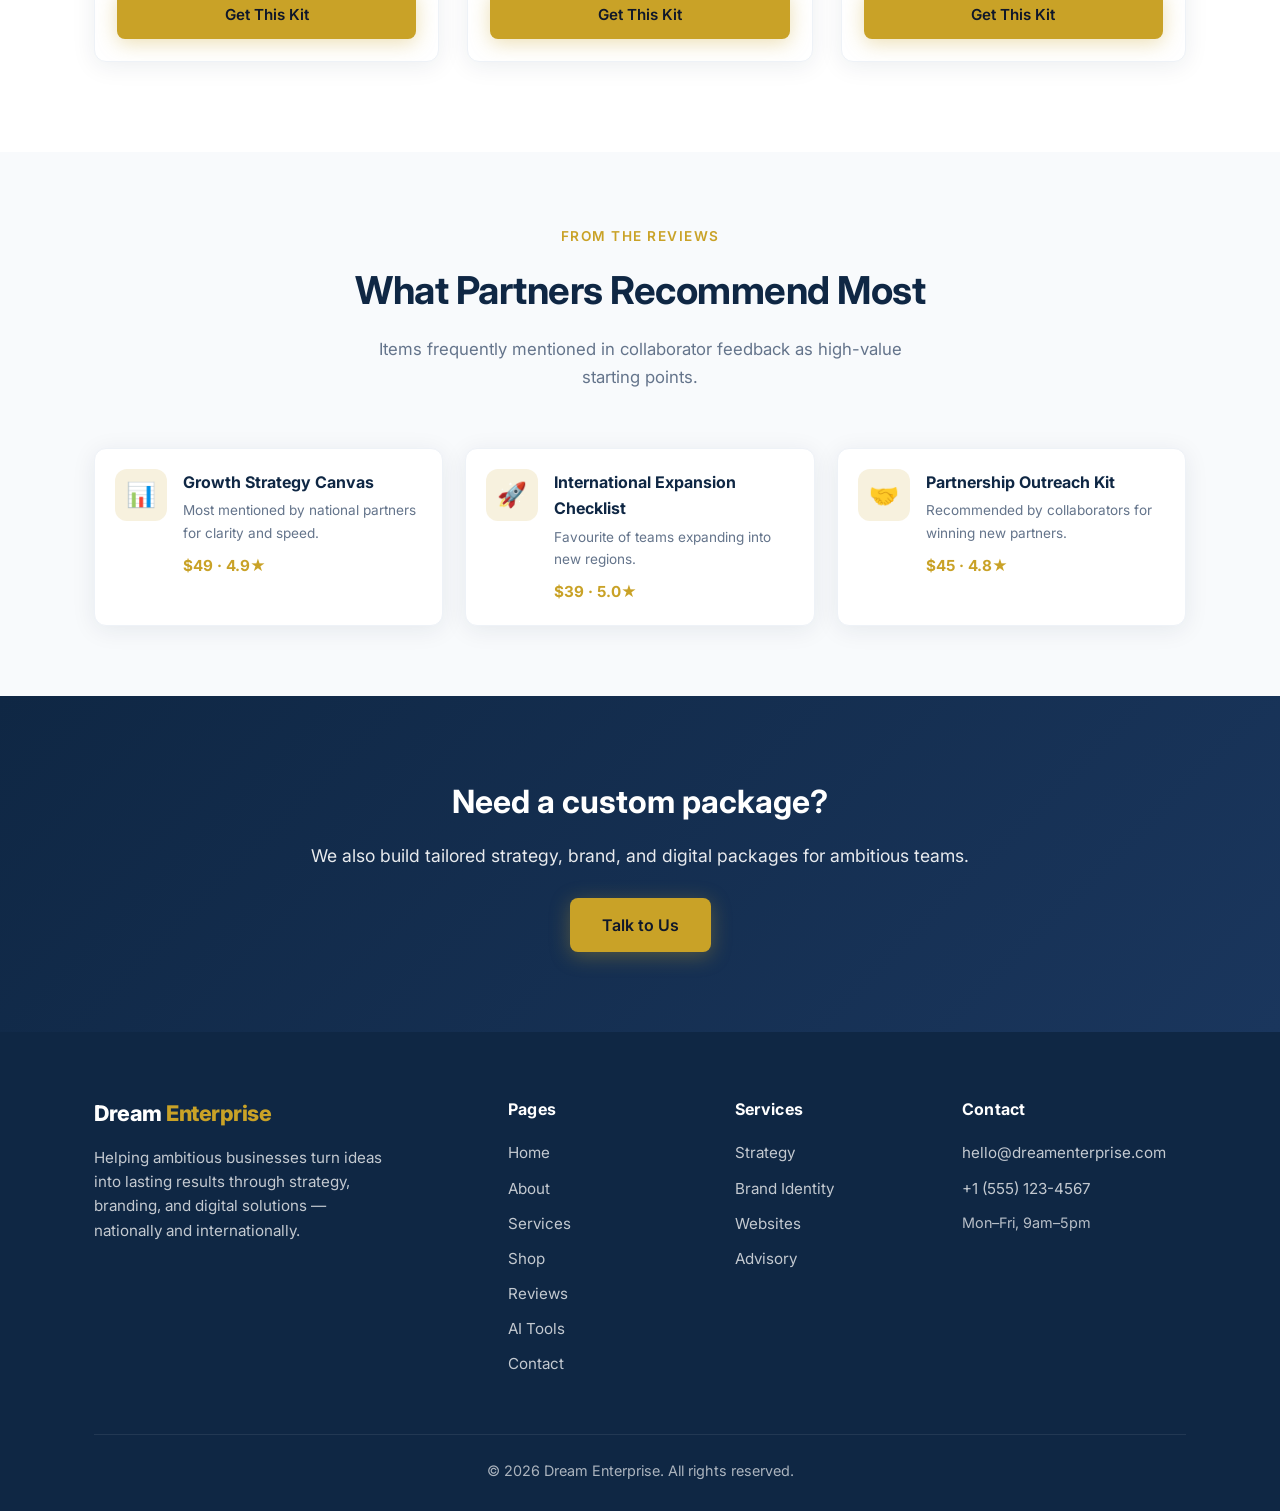
<file: shop.html>
<!DOCTYPE html>
<html lang="en">
<head>
  <meta charset="UTF-8">
  <meta name="viewport" content="width=device-width, initial-scale=1.0">
  <title>Shop | Dream Enterprise</title>
  <meta name="description" content="Premium digital products, strategy kits, and growth tools from Dream Enterprise — recommended by national and international partners.">
  <link rel="stylesheet" href="styles.css">
  <link rel="preconnect" href="https://fonts.googleapis.com">
  <link href="https://fonts.googleapis.com/css2?family=Inter:wght@400;500;600;700;800&display=swap" rel="stylesheet">
</head>
<body>
    <div class="nav-overlay" id="navOverlay"></div>
  <header>
    <div class="container nav">
      <div class="nav-left">
        <button type="button" class="nav-toggle" aria-label="Open menu" aria-expanded="false">☰</button>
        <a href="index.html" class="logo">Dream <span>Enterprise</span></a>
      </div>
      <nav class="nav-links" id="navLinks">
        <div class="nav-drawer-header">
          <span>Menu</span>
          <button type="button" class="nav-close" aria-label="Close menu">✕</button>
        </div>
        <a href="index.html">Home</a>
        <a href="about.html">About</a>
        <a href="services.html">Services</a>
        <a href="shop.html" class="active">Shop</a>
        <a href="reviews.html">Reviews</a>
        <a href="ai-tools.html">AI Tools</a>
        <a href="contact.html" class="nav-cta">Get in Touch</a>
      </nav>
    </div>
  </header>

  <section class="page-header">
    <div class="container">
      <h1>Shop & Resources</h1>
      <p>Curated digital products and growth tools — many recommended by our national and international collaborators</p>
    </div>
  </section>

  <section>
    <div class="container">
      <div class="section-title">
        <div class="eyebrow">Featured</div>
        <h2>Products Recommended by Partners</h2>
        <p>Tools and kits our clients and collaborators actually use and recommend in their reviews.</p>
      </div>

      <div class="shop-grid">
        <div class="shop-card">
          <div class="shop-card-img">
            📊
            <span class="shop-card-badge">Top Rated</span>
          </div>
          <div class="shop-card-body">
            <h3>Growth Strategy Canvas</h3>
            <p>A practical one-page framework to clarify positioning, priorities, and next moves — used by 40+ partners.</p>
            <div class="shop-meta">
              <span class="shop-price">$49</span>
              <span class="shop-rating">★★★★★ 4.9</span>
            </div>
            <a href="contact.html" class="btn btn-primary">Get This Kit</a>
          </div>
        </div>

        <div class="shop-card">
          <div class="shop-card-img">
            🎨
            <span class="shop-card-badge">Popular</span>
          </div>
          <div class="shop-card-body">
            <h3>Brand Identity Starter Pack</h3>
            <p>Templates, messaging guides, and visual direction worksheets to build a memorable brand across markets.</p>
            <div class="shop-meta">
              <span class="shop-price">$79</span>
              <span class="shop-rating">★★★★★ 4.8</span>
            </div>
            <a href="contact.html" class="btn btn-primary">Get This Kit</a>
          </div>
        </div>

        <div class="shop-card">
          <div class="shop-card-img">
            🌐
          </div>
          <div class="shop-card-body">
            <h3>Website Conversion Playbook</h3>
            <p>Proven page structures, CTA patterns, and content systems that turn visitors into clients and partners.</p>
            <div class="shop-meta">
              <span class="shop-price">$59</span>
              <span class="shop-rating">★★★★☆ 4.7</span>
            </div>
            <a href="contact.html" class="btn btn-primary">Get This Kit</a>
          </div>
        </div>

        <div class="shop-card">
          <div class="shop-card-img">
            🚀
            <span class="shop-card-badge">New</span>
          </div>
          <div class="shop-card-body">
            <h3>International Expansion Checklist</h3>
            <p>Step-by-step readiness checklist for entering new markets — legal, brand, ops, and partnership focus.</p>
            <div class="shop-meta">
              <span class="shop-price">$39</span>
              <span class="shop-rating">★★★★★ 5.0</span>
            </div>
            <a href="contact.html" class="btn btn-primary">Get This Kit</a>
          </div>
        </div>

        <div class="shop-card">
          <div class="shop-card-img">
            📈
          </div>
          <div class="shop-card-body">
            <h3>Quarterly Business Review Template</h3>
            <p>Board-ready QBR slides and metrics framework used by national and international clients alike.</p>
            <div class="shop-meta">
              <span class="shop-price">$29</span>
              <span class="shop-rating">★★★★★ 4.9</span>
            </div>
            <a href="contact.html" class="btn btn-primary">Get This Kit</a>
          </div>
        </div>

        <div class="shop-card">
          <div class="shop-card-img">
            🤝
            <span class="shop-card-badge">Partner Pick</span>
          </div>
          <div class="shop-card-body">
            <h3>Partnership Outreach Kit</h3>
            <p>Email sequences, proposal outlines, and scoring tools to win national and cross-border collaborators.</p>
            <div class="shop-meta">
              <span class="shop-price">$45</span>
              <span class="shop-rating">★★★★★ 4.8</span>
            </div>
            <a href="contact.html" class="btn btn-primary">Get This Kit</a>
          </div>
        </div>
      </div>
    </div>
  </section>

  <section class="recommended-section">
    <div class="container">
      <div class="section-title">
        <div class="eyebrow">From the Reviews</div>
        <h2>What Partners Recommend Most</h2>
        <p>Items frequently mentioned in collaborator feedback as high-value starting points.</p>
      </div>
      <div class="recommended-grid">
        <a href="shop.html" class="rec-card">
          <div class="rec-icon">📊</div>
          <div>
            <h4>Growth Strategy Canvas</h4>
            <p>Most mentioned by national partners for clarity and speed.</p>
            <span class="rec-price">$49 · 4.9★</span>
          </div>
        </a>
        <a href="shop.html" class="rec-card">
          <div class="rec-icon">🚀</div>
          <div>
            <h4>International Expansion Checklist</h4>
            <p>Favourite of teams expanding into new regions.</p>
            <span class="rec-price">$39 · 5.0★</span>
          </div>
        </a>
        <a href="shop.html" class="rec-card">
          <div class="rec-icon">🤝</div>
          <div>
            <h4>Partnership Outreach Kit</h4>
            <p>Recommended by collaborators for winning new partners.</p>
            <span class="rec-price">$45 · 4.8★</span>
          </div>
        </a>
      </div>
    </div>
  </section>

  <section class="cta-banner">
    <div class="container">
      <h2>Need a custom package?</h2>
      <p>We also build tailored strategy, brand, and digital packages for ambitious teams.</p>
      <a href="contact.html" class="btn btn-primary">Talk to Us</a>
    </div>
  </section>

  <footer>
    <div class="container">
      <div class="footer-grid">
        <div class="footer-brand">
          <a href="index.html" class="logo" style="color: white;">Dream <span>Enterprise</span></a>
          <p>Helping ambitious businesses turn ideas into lasting results through strategy, branding, and digital solutions — nationally and internationally.</p>
        </div>
        <div class="footer-links">
          <h4>Pages</h4>
          <a href="index.html">Home</a>
          <a href="about.html">About</a>
          <a href="services.html">Services</a>
          <a href="shop.html">Shop</a>
          <a href="reviews.html">Reviews</a>
          <a href="ai-tools.html">AI Tools</a>
          <a href="contact.html">Contact</a>
        </div>
        <div class="footer-links">
          <h4>Services</h4>
          <a href="services.html">Strategy</a>
          <a href="services.html">Brand Identity</a>
          <a href="services.html">Websites</a>
          <a href="services.html">Advisory</a>
        </div>
        <div class="footer-links">
          <h4>Contact</h4>
          <a href="mailto:hello@dreamenterprise.com">hello@dreamenterprise.com</a>
          <a href="tel:+15551234567">+1 (555) 123-4567</a>
          <p style="opacity: 0.7; margin-top: 10px; font-size: 0.9rem;">Mon–Fri, 9am–5pm</p>
        </div>
      </div>
      <div class="footer-bottom">
        &copy; 2026 Dream Enterprise. All rights reserved.
      </div>
    </div>
  </footer>

  <script src="site.js"></script>
</body>
</html>
</file>
<file: styles.css>
/* Dream Enterprise – Professional Advanced Stylesheet */
:root {
  --primary: #0f2744;
  --primary-mid: #1a365d;
  --primary-light: #2b4c7e;
  --accent: #c9a227;
  --accent-hover: #a8861f;
  --accent-soft: rgba(201, 162, 39, 0.15);
  --light: #f8fafc;
  --gray: #64748b;
  --gray-light: #94a3b8;
  --dark: #0f172a;
  --white: #ffffff;
  --shadow: 0 4px 24px rgba(15, 39, 68, 0.08);
  --shadow-lg: 0 12px 40px rgba(15, 39, 68, 0.12);
  --radius: 12px;
  --radius-sm: 8px;
  --transition: all 0.3s cubic-bezier(0.4, 0, 0.2, 1);
}

* {
  margin: 0;
  padding: 0;
  box-sizing: border-box;
}

html {
  scroll-behavior: smooth;
}

body {
  font-family: 'Inter', 'Segoe UI', system-ui, -apple-system, sans-serif;
  line-height: 1.65;
  color: var(--dark);
  background: var(--white);
  overflow-x: hidden;
}

img {
  max-width: 100%;
  height: auto;
  display: block;
}

a {
  text-decoration: none;
  color: inherit;
  transition: var(--transition);
}

ul {
  list-style: none;
}

.container {
  width: 100%;
  max-width: 1140px;
  margin: 0 auto;
  padding: 0 24px;
}

/* ========== Header & Nav ========== */
header {
  background: #ffffff;
  box-shadow: 0 1px 0 rgba(15, 39, 68, 0.08);
  position: sticky;
  top: 0;
  z-index: 1000;
}

.nav {
  display: flex;
  align-items: center;
  justify-content: space-between;
  padding: 14px 0;
  gap: 12px;
  position: relative;
}

.nav-left {
  display: flex;
  align-items: center;
  gap: 12px;
}

.logo {
  font-size: 1.35rem;
  font-weight: 800;
  color: var(--primary);
  letter-spacing: -0.5px;
  white-space: nowrap;
}

.logo span {
  color: var(--accent);
}

.nav-links {
  display: flex;
  gap: 22px;
  align-items: center;
}

.nav-links a {
  font-weight: 500;
  color: var(--dark);
  font-size: 0.92rem;
  position: relative;
  text-decoration: none;
}

.nav-links a:hover,
.nav-links a.active {
  color: var(--accent);
}

.nav-cta {
  background: var(--primary) !important;
  color: #fff !important;
  padding: 10px 18px;
  border-radius: 8px;
  font-weight: 600 !important;
}

.nav-cta:hover {
  background: var(--primary-mid) !important;
  color: #fff !important;
}

.nav-toggle {
  display: none;
  background: var(--primary);
  border: none;
  color: #fff;
  font-size: 1.4rem;
  line-height: 1;
  padding: 10px 14px;
  border-radius: 8px;
  cursor: pointer;
}

.nav-toggle:hover {
  background: var(--primary-mid);
}

.nav-overlay {
  display: none;
  position: fixed;
  top: 0;
  left: 0;
  right: 0;
  bottom: 0;
  background: rgba(15, 23, 42, 0.4);
  z-index: 999;
}

.nav-overlay.open {
  display: block;
}

.nav-drawer-header {
  display: none;
}

.nav-close {
  background: #f1f5f9;
  border: none;
  font-size: 1.2rem;
  padding: 6px 10px;
  border-radius: 6px;
  cursor: pointer;
}

body.nav-open {
  overflow: hidden;
}

/* ========== Hero with Background Image ========== */
.hero {
  position: relative;
  min-height: 92vh;
  display: flex;
  align-items: center;
  justify-content: center;
  text-align: center;
  color: var(--white);
  background:
    linear-gradient(135deg, rgba(15, 39, 68, 0.88) 0%, rgba(15, 39, 68, 0.72) 50%, rgba(26, 54, 93, 0.78) 100%),
    url('https://images.unsplash.com/photo-1486406146926-c627a92ad1ab?auto=format&fit=crop&w=1920&q=80') center/cover no-repeat;
  background-attachment: fixed;
  overflow: hidden;
}

.hero::before {
  content: '';
  position: absolute;
  inset: 0;
  background: radial-gradient(ellipse at 30% 20%, rgba(201, 162, 39, 0.12) 0%, transparent 50%);
  pointer-events: none;
}

.hero .container {
  position: relative;
  z-index: 2;
  padding: 100px 24px 80px;
}

.hero-badge {
  display: inline-block;
  background: rgba(201, 162, 39, 0.2);
  border: 1px solid rgba(201, 162, 39, 0.4);
  color: var(--accent);
  padding: 6px 16px;
  border-radius: 50px;
  font-size: 0.85rem;
  font-weight: 600;
  letter-spacing: 0.5px;
  text-transform: uppercase;
  margin-bottom: 24px;
}

.hero h1 {
  font-size: clamp(2.4rem, 5vw, 3.6rem);
  font-weight: 800;
  margin-bottom: 20px;
  line-height: 1.15;
  letter-spacing: -1px;
  text-shadow: 0 2px 20px rgba(0, 0, 0, 0.2);
}

.hero p {
  font-size: 1.25rem;
  max-width: 580px;
  margin: 0 auto 36px;
  opacity: 0.92;
  font-weight: 400;
}

.hero-btns {
  display: flex;
  gap: 16px;
  justify-content: center;
  flex-wrap: wrap;
}

.btn {
  display: inline-flex;
  align-items: center;
  justify-content: center;
  gap: 8px;
  padding: 14px 32px;
  border-radius: var(--radius-sm);
  font-weight: 600;
  font-size: 1rem;
  cursor: pointer;
  border: none;
  transition: var(--transition);
}

.btn-primary {
  background: var(--accent);
  color: var(--dark);
  box-shadow: 0 4px 20px rgba(201, 162, 39, 0.35);
}

.btn-primary:hover {
  background: var(--accent-hover);
  transform: translateY(-2px);
  box-shadow: 0 8px 28px rgba(201, 162, 39, 0.4);
}

.btn-outline {
  background: transparent;
  border: 2px solid rgba(255, 255, 255, 0.7);
  color: var(--white);
}

.btn-outline:hover {
  background: var(--white);
  color: var(--primary);
  border-color: var(--white);
}

.btn-dark {
  background: var(--primary);
  color: white;
}

.btn-dark:hover {
  background: var(--primary-mid);
  transform: translateY(-2px);
}

/* ========== Sections ========== */
section {
  padding: 90px 0;
}

.section-title {
  text-align: center;
  margin-bottom: 56px;
}

.section-title .eyebrow {
  display: inline-block;
  color: var(--accent);
  font-weight: 600;
  font-size: 0.85rem;
  letter-spacing: 1.5px;
  text-transform: uppercase;
  margin-bottom: 12px;
}

.section-title h2 {
  font-size: clamp(1.8rem, 3.5vw, 2.4rem);
  color: var(--primary);
  margin-bottom: 14px;
  font-weight: 700;
  letter-spacing: -0.5px;
}

.section-title p {
  color: var(--gray);
  max-width: 540px;
  margin: 0 auto;
  font-size: 1.05rem;
}

/* ========== Cards ========== */
.cards {
  display: grid;
  grid-template-columns: repeat(auto-fit, minmax(300px, 1fr));
  gap: 28px;
}

.card {
  background: var(--white);
  border-radius: var(--radius);
  padding: 36px 28px;
  box-shadow: var(--shadow);
  border: 1px solid rgba(15, 39, 68, 0.05);
  transition: var(--transition);
  position: relative;
  overflow: hidden;
}

.card::before {
  content: '';
  position: absolute;
  top: 0;
  left: 0;
  width: 100%;
  height: 3px;
  background: linear-gradient(90deg, var(--primary), var(--accent));
  opacity: 0;
  transition: var(--transition);
}

.card:hover {
  transform: translateY(-6px);
  box-shadow: var(--shadow-lg);
}

.card:hover::before {
  opacity: 1;
}

.card-icon {
  width: 56px;
  height: 56px;
  background: linear-gradient(135deg, var(--primary) 0%, var(--primary-light) 100%);
  border-radius: 14px;
  display: flex;
  align-items: center;
  justify-content: center;
  font-size: 1.5rem;
  color: white;
  margin-bottom: 20px;
  box-shadow: 0 6px 16px rgba(15, 39, 68, 0.2);
}

.card h3 {
  font-size: 1.3rem;
  margin-bottom: 12px;
  color: var(--primary);
  font-weight: 700;
}

.card p {
  color: var(--gray);
  font-size: 0.98rem;
  line-height: 1.6;
}

/* ========== About Preview ========== */
.about-preview {
  background: var(--light);
  position: relative;
}

.about-grid {
  display: grid;
  grid-template-columns: 1fr 1fr;
  gap: 56px;
  align-items: center;
}

.about-text h2 {
  font-size: 2.1rem;
  color: var(--primary);
  margin-bottom: 18px;
  font-weight: 700;
  letter-spacing: -0.4px;
}

.about-text p {
  color: var(--gray);
  margin-bottom: 16px;
  font-size: 1.02rem;
}

.stats {
  display: flex;
  gap: 36px;
  margin-top: 32px;
  flex-wrap: wrap;
}

.stat h4 {
  font-size: 2.2rem;
  color: var(--accent);
  font-weight: 800;
  line-height: 1.1;
}

.stat p {
  font-size: 0.9rem;
  color: var(--gray);
  margin: 4px 0 0;
}

.about-image {
  position: relative;
  border-radius: var(--radius);
  height: 380px;
  overflow: hidden;
  box-shadow: var(--shadow-lg);
  background:
    linear-gradient(135deg, rgba(15, 39, 68, 0.75) 0%, rgba(26, 54, 93, 0.6) 100%),
    url('https://images.unsplash.com/photo-1497366216548-37526070297c?auto=format&fit=crop&w=800&q=80') center/cover no-repeat;
  display: flex;
  align-items: flex-end;
  padding: 32px;
}

.about-image .overlay-text {
  color: white;
  font-size: 1.4rem;
  font-weight: 700;
  line-height: 1.35;
  text-shadow: 0 2px 12px rgba(0, 0, 0, 0.3);
}

/* ========== Testimonials / Collaborator Reviews ========== */
.reviews {
  background: linear-gradient(180deg, var(--white) 0%, var(--light) 100%);
}

.reviews-tabs {
  display: flex;
  justify-content: center;
  gap: 12px;
  margin-bottom: 40px;
  flex-wrap: wrap;
}

.tab-btn {
  padding: 10px 24px;
  border-radius: 50px;
  border: 2px solid #e2e8f0;
  background: white;
  font-weight: 600;
  font-size: 0.95rem;
  cursor: pointer;
  color: var(--gray);
  transition: var(--transition);
}

.tab-btn.active,
.tab-btn:hover {
  background: var(--primary);
  border-color: var(--primary);
  color: white;
}

.review-grid {
  display: grid;
  grid-template-columns: repeat(auto-fit, minmax(320px, 1fr));
  gap: 28px;
}

.review-card {
  background: white;
  border-radius: var(--radius);
  padding: 32px;
  box-shadow: var(--shadow);
  border: 1px solid rgba(15, 39, 68, 0.06);
  display: flex;
  flex-direction: column;
  transition: var(--transition);
}

.review-card:hover {
  transform: translateY(-4px);
  box-shadow: var(--shadow-lg);
}

.review-stars {
  color: var(--accent);
  font-size: 1.1rem;
  letter-spacing: 2px;
  margin-bottom: 16px;
}

.review-text {
  color: var(--dark);
  font-size: 1.02rem;
  line-height: 1.7;
  flex: 1;
  margin-bottom: 24px;
  font-style: italic;
}

.review-author {
  display: flex;
  align-items: center;
  gap: 14px;
  border-top: 1px solid #e2e8f0;
  padding-top: 20px;
}

.review-avatar {
  width: 48px;
  height: 48px;
  border-radius: 50%;
  background: linear-gradient(135deg, var(--primary), var(--accent));
  display: flex;
  align-items: center;
  justify-content: center;
  color: white;
  font-weight: 700;
  font-size: 1rem;
  flex-shrink: 0;
}

.review-meta h4 {
  font-size: 1rem;
  color: var(--primary);
  font-weight: 700;
  margin-bottom: 2px;
}

.review-meta p {
  font-size: 0.85rem;
  color: var(--gray);
}

.review-badge {
  display: inline-block;
  font-size: 0.72rem;
  font-weight: 600;
  text-transform: uppercase;
  letter-spacing: 0.5px;
  padding: 3px 10px;
  border-radius: 50px;
  margin-top: 4px;
}

.badge-national {
  background: rgba(26, 54, 93, 0.1);
  color: var(--primary-mid);
}

.badge-international {
  background: rgba(201, 162, 39, 0.15);
  color: var(--accent-hover);
}

/* ========== Partners Strip ========== */
.partners {
  padding: 60px 0;
  background: var(--primary);
  color: white;
  text-align: center;
}

.partners h3 {
  font-size: 1rem;
  font-weight: 600;
  letter-spacing: 1.5px;
  text-transform: uppercase;
  opacity: 0.7;
  margin-bottom: 32px;
}

.partners-logos {
  display: flex;
  flex-wrap: wrap;
  justify-content: center;
  gap: 40px 56px;
  align-items: center;
}

.partner-logo {
  font-size: 1.15rem;
  font-weight: 700;
  opacity: 0.75;
  letter-spacing: 0.5px;
  transition: opacity 0.3s;
}

.partner-logo:hover {
  opacity: 1;
}

/* ========== Services list ========== */
.service-item {
  display: flex;
  gap: 24px;
  margin-bottom: 36px;
  padding-bottom: 36px;
  border-bottom: 1px solid #e2e8f0;
  align-items: flex-start;
}

.service-item:last-child {
  border-bottom: none;
  margin-bottom: 0;
  padding-bottom: 0;
}

.service-num {
  font-size: 2rem;
  font-weight: 800;
  color: var(--accent);
  min-width: 48px;
  line-height: 1;
}

.service-content h3 {
  font-size: 1.35rem;
  color: var(--primary);
  margin-bottom: 10px;
  font-weight: 700;
}

.service-content p {
  color: var(--gray);
  font-size: 1.02rem;
}

/* ========== Contact ========== */
.contact-grid {
  display: grid;
  grid-template-columns: 1fr 1.1fr;
  gap: 56px;
}

.contact-info h3 {
  color: var(--primary);
  margin-bottom: 14px;
  font-size: 1.5rem;
}

.contact-info > p {
  color: var(--gray);
  margin-bottom: 28px;
}

.contact-info .item {
  display: flex;
  gap: 14px;
  margin-bottom: 22px;
  align-items: flex-start;
}

.contact-info .item strong {
  color: var(--primary);
  display: block;
  margin-bottom: 3px;
  font-size: 0.95rem;
}

.contact-info .item a:hover {
  color: var(--accent);
}

form {
  display: flex;
  flex-direction: column;
  gap: 18px;
  background: var(--light);
  padding: 36px;
  border-radius: var(--radius);
  border: 1px solid #e2e8f0;
}

label {
  font-weight: 600;
  font-size: 0.9rem;
  color: var(--dark);
  display: block;
  margin-bottom: 6px;
}

input,
textarea,
select {
  width: 100%;
  padding: 13px 16px;
  border: 1.5px solid #cbd5e1;
  border-radius: var(--radius-sm);
  font-size: 1rem;
  font-family: inherit;
  transition: border-color 0.2s, box-shadow 0.2s;
  background: white;
}

input:focus,
textarea:focus,
select:focus {
  outline: none;
  border-color: var(--accent);
  box-shadow: 0 0 0 3px rgba(201, 162, 39, 0.15);
}

textarea {
  min-height: 140px;
  resize: vertical;
}

/* ========== Footer ========== */
footer {
  background: var(--primary);
  color: var(--white);
  padding: 64px 0 28px;
}

.footer-grid {
  display: grid;
  grid-template-columns: 2fr 1fr 1fr 1.2fr;
  gap: 40px;
  margin-bottom: 48px;
}

.footer-brand p {
  opacity: 0.75;
  margin-top: 14px;
  font-size: 0.95rem;
  max-width: 300px;
  line-height: 1.6;
}

.footer-links h4 {
  margin-bottom: 18px;
  font-size: 1rem;
  font-weight: 700;
  letter-spacing: 0.3px;
}

.footer-links a {
  display: block;
  opacity: 0.75;
  margin-bottom: 10px;
  font-size: 0.95rem;
}

.footer-links a:hover {
  opacity: 1;
  color: var(--accent);
}

.footer-bottom {
  border-top: 1px solid rgba(255, 255, 255, 0.12);
  padding-top: 24px;
  text-align: center;
  font-size: 0.9rem;
  opacity: 0.65;
}

/* ========== Page header for inner pages ========== */
.page-header {
  position: relative;
  color: white;
  padding: 100px 0 70px;
  text-align: center;
  background:
    linear-gradient(135deg, rgba(15, 39, 68, 0.9) 0%, rgba(15, 39, 68, 0.8) 100%),
    url('https://images.unsplash.com/photo-1497366811353-6870744d04b0?auto=format&fit=crop&w=1920&q=80') center/cover no-repeat;
}

.page-header h1 {
  font-size: clamp(2rem, 4vw, 2.8rem);
  margin-bottom: 12px;
  font-weight: 800;
  letter-spacing: -0.5px;
}

.page-header p {
  opacity: 0.9;
  font-size: 1.15rem;
  max-width: 520px;
  margin: 0 auto;
}

/* ========== Team ========== */
.team-grid {
  display: grid;
  grid-template-columns: repeat(auto-fit, minmax(240px, 1fr));
  gap: 28px;
}

.team-card {
  text-align: center;
  background: white;
  border-radius: var(--radius);
  padding: 32px 24px;
  box-shadow: var(--shadow);
  border: 1px solid rgba(15, 39, 68, 0.05);
  transition: var(--transition);
}

.team-card:hover {
  transform: translateY(-4px);
  box-shadow: var(--shadow-lg);
}

.team-avatar {
  width: 96px;
  height: 96px;
  border-radius: 50%;
  background: linear-gradient(135deg, var(--primary), var(--accent));
  margin: 0 auto 18px;
  display: flex;
  align-items: center;
  justify-content: center;
  color: white;
  font-size: 1.9rem;
  font-weight: 700;
  box-shadow: 0 8px 20px rgba(15, 39, 68, 0.2);
}

.team-card h3 {
  color: var(--primary);
  margin-bottom: 4px;
  font-weight: 700;
}

.team-card .role {
  color: var(--accent);
  font-size: 0.9rem;
  font-weight: 600;
  margin-bottom: 12px;
}

.team-card p {
  color: var(--gray);
  font-size: 0.92rem;
}

/* ========== Values ========== */
.values {
  background: var(--light);
}

/* ========== CTA Banner ========== */
.cta-banner {
  background: linear-gradient(135deg, var(--primary) 0%, var(--primary-mid) 100%);
  color: white;
  text-align: center;
  padding: 80px 0;
}

.cta-banner h2 {
  font-size: 2rem;
  margin-bottom: 12px;
  font-weight: 700;
}

.cta-banner p {
  opacity: 0.9;
  margin-bottom: 28px;
  font-size: 1.1rem;
}

/* ========== Process steps ========== */
.process-grid {
  display: grid;
  grid-template-columns: repeat(auto-fit, minmax(220px, 1fr));
  gap: 24px;
}

.process-card {
  text-align: center;
  padding: 28px 20px;
}

.process-num {
  width: 52px;
  height: 52px;
  background: linear-gradient(135deg, var(--primary), var(--accent));
  color: white;
  border-radius: 50%;
  display: flex;
  align-items: center;
  justify-content: center;
  font-weight: 800;
  font-size: 1.2rem;
  margin: 0 auto 18px;
  box-shadow: 0 6px 16px rgba(15, 39, 68, 0.25);
}

.process-card h3 {
  color: var(--primary);
  margin-bottom: 10px;
  font-weight: 700;
}

.process-card p {
  color: var(--gray);
  font-size: 0.95rem;
}

/* ========== Shop ========== */
.shop-grid {
  display: grid;
  grid-template-columns: repeat(auto-fit, minmax(260px, 1fr));
  gap: 28px;
}

.shop-card {
  background: var(--white);
  border-radius: var(--radius);
  box-shadow: var(--shadow);
  overflow: hidden;
  transition: var(--transition);
  border: 1px solid #eef2f7;
  display: flex;
  flex-direction: column;
}

.shop-card:hover {
  transform: translateY(-6px);
  box-shadow: var(--shadow-lg);
}

.shop-card-img {
  height: 160px;
  background: linear-gradient(135deg, var(--primary-mid), var(--primary));
  display: flex;
  align-items: center;
  justify-content: center;
  font-size: 3rem;
  color: var(--accent);
  position: relative;
}

.shop-card-badge {
  position: absolute;
  top: 12px;
  right: 12px;
  background: var(--accent);
  color: var(--dark);
  font-size: 0.72rem;
  font-weight: 700;
  padding: 4px 10px;
  border-radius: 50px;
  text-transform: uppercase;
  letter-spacing: 0.3px;
}

.shop-card-body {
  padding: 22px;
  flex: 1;
  display: flex;
  flex-direction: column;
}

.shop-card-body h3 {
  color: var(--primary);
  font-size: 1.15rem;
  margin-bottom: 8px;
  font-weight: 700;
}

.shop-card-body p {
  color: var(--gray);
  font-size: 0.92rem;
  margin-bottom: 16px;
  flex: 1;
}

.shop-meta {
  display: flex;
  align-items: center;
  justify-content: space-between;
  margin-bottom: 16px;
  gap: 12px;
}

.shop-price {
  font-size: 1.35rem;
  font-weight: 800;
  color: var(--primary);
}

.shop-rating {
  color: var(--accent);
  font-size: 0.9rem;
  font-weight: 600;
}

.shop-card .btn {
  width: 100%;
  padding: 12px 20px;
  font-size: 0.95rem;
}

/* Recommended products strip (used on reviews / home) */
.recommended-section {
  background: var(--light);
  padding: 70px 0;
}

.recommended-grid {
  display: grid;
  grid-template-columns: repeat(auto-fit, minmax(240px, 1fr));
  gap: 22px;
}

.rec-card {
  background: white;
  border-radius: var(--radius);
  padding: 20px;
  box-shadow: var(--shadow);
  border: 1px solid #eef2f7;
  display: flex;
  gap: 16px;
  align-items: flex-start;
  transition: var(--transition);
}

.rec-card:hover {
  box-shadow: var(--shadow-lg);
  transform: translateY(-3px);
}

.rec-icon {
  width: 52px;
  height: 52px;
  background: var(--accent-soft);
  border-radius: 12px;
  display: flex;
  align-items: center;
  justify-content: center;
  font-size: 1.5rem;
  flex-shrink: 0;
}

.rec-card h4 {
  color: var(--primary);
  font-size: 1rem;
  margin-bottom: 4px;
}

.rec-card p {
  color: var(--gray);
  font-size: 0.85rem;
  margin-bottom: 8px;
}

.rec-price {
  font-weight: 700;
  color: var(--accent);
  font-size: 0.95rem;
}

/* ========== AI Tools ========== */
.ai-tool-card {
  max-width: 720px;
  margin: 0 auto;
  background: var(--white);
  border-radius: var(--radius);
  box-shadow: var(--shadow-lg);
  border: 1px solid #eef2f7;
  padding: 36px 32px;
}

.ai-form .form-group {
  margin-bottom: 20px;
}

.ai-form label {
  display: block;
  font-weight: 600;
  color: var(--primary);
  margin-bottom: 8px;
  font-size: 0.95rem;
}

.ai-form select {
  width: 100%;
  padding: 12px 14px;
  border: 1px solid #e2e8f0;
  border-radius: var(--radius-sm);
  font-size: 1rem;
  font-family: inherit;
  color: var(--dark);
  background: var(--white);
  transition: var(--transition);
  appearance: auto;
}

.ai-form select:focus {
  outline: none;
  border-color: var(--accent);
  box-shadow: 0 0 0 3px var(--accent-soft);
}

.ai-result-header {
  display: flex;
  align-items: center;
  justify-content: space-between;
  gap: 16px;
  margin-bottom: 20px;
  flex-wrap: wrap;
}

.ai-badge {
  display: inline-block;
  background: linear-gradient(135deg, var(--primary), var(--primary-mid));
  color: white;
  font-size: 0.8rem;
  font-weight: 700;
  padding: 6px 14px;
  border-radius: 50px;
  letter-spacing: 0.3px;
  text-transform: uppercase;
}

.ai-result h3 {
  color: var(--primary);
  font-size: 1.4rem;
  margin-bottom: 12px;
}

.ai-summary {
  color: var(--gray);
  font-size: 1.05rem;
  margin-bottom: 20px;
  line-height: 1.6;
}

.ai-actions {
  list-style: none;
  margin: 0 0 28px;
  padding: 0;
}

.ai-actions li {
  position: relative;
  padding: 12px 12px 12px 36px;
  margin-bottom: 8px;
  background: var(--light);
  border-radius: var(--radius-sm);
  color: var(--dark);
  font-size: 0.95rem;
  line-height: 1.5;
}

.ai-actions li::before {
  content: '✓';
  position: absolute;
  left: 12px;
  top: 12px;
  color: var(--accent);
  font-weight: 800;
}

.ai-next {
  padding-top: 20px;
  border-top: 1px solid #e2e8f0;
  text-align: center;
}

.ai-next p {
  color: var(--gray);
  margin-bottom: 16px;
}

@media (max-width: 600px) {
  .ai-tool-card {
    padding: 24px 18px;
  }

  .ai-next .btn {
    display: block;
    width: 100%;
    margin: 8px 0 !important;
  }
}


.ai-loading {
  text-align: center;
  padding: 36px 16px;
  color: var(--gray);
}
.ai-spinner {
  width: 40px;
  height: 40px;
  margin: 0 auto 16px;
  border: 3px solid #e2e8f0;
  border-top-color: var(--accent);
  border-radius: 50%;
  animation: ai-spin 0.7s linear infinite;
}
@keyframes ai-spin {
  to { transform: rotate(360deg); }
}
.review-avatar {
  overflow: hidden;
}
.review-avatar img {
  width: 100%;
  height: 100%;
  object-fit: cover;
  display: block;
}

/* ========== Responsive ========== */
@media (max-width: 960px) {
  .footer-grid {
    grid-template-columns: 1fr 1fr;
  }

  /* Hamburger visible on the left */
  .nav-toggle {
    display: inline-block !important;
  }

  .nav-left {
    flex: 1;
  }

  /* Simple full-width dropdown under header — always works */
  .nav-links {
    display: none;
    position: absolute;
    top: 100%;
    left: 0;
    right: 0;
    background: #ffffff;
    flex-direction: column;
    align-items: stretch;
    gap: 0;
    padding: 12px 16px 20px;
    box-shadow: 0 12px 30px rgba(15, 39, 68, 0.15);
    border-top: 1px solid #e2e8f0;
    z-index: 1001;
  }

  .nav-links.open {
    display: flex !important;
  }

  .nav-drawer-header {
    display: flex;
    align-items: center;
    justify-content: space-between;
    padding: 8px 4px 12px;
    margin-bottom: 4px;
    border-bottom: 1px solid #e2e8f0;
  }

  .nav-drawer-header span {
    font-weight: 700;
    color: var(--primary);
    font-size: 1rem;
  }

  .nav-links a {
    display: block;
    width: 100%;
    padding: 14px 12px;
    font-size: 1.05rem;
    font-weight: 600;
    color: #0f172a !important;
    border-radius: 8px;
    text-decoration: none;
  }

  .nav-links a:hover,
  .nav-links a.active {
    background: rgba(201, 162, 39, 0.12);
    color: #a8861f !important;
  }

  .nav-links .nav-cta {
    margin-top: 10px;
    text-align: center;
    background: #0f2744 !important;
    color: #ffffff !important;
  }

  .nav-links .nav-cta:hover {
    background: #1a365d !important;
  }

  /* container must allow absolute dropdown */
  header .container.nav {
    position: relative;
  }
}

@media (max-width: 768px) {
  .hero {
    min-height: 80vh;
    background-attachment: scroll;
  }

  .hero h1 {
    font-size: 2.1rem;
  }

  .hero p {
    font-size: 1.05rem;
  }

  .about-grid,
  .contact-grid {
    grid-template-columns: 1fr;
    gap: 36px;
  }

  .footer-grid {
    grid-template-columns: 1fr;
    gap: 32px;
  }

  .stats {
    gap: 24px;
  }

  .about-image {
    height: 280px;
  }

  form {
    padding: 24px;
  }

  section {
    padding: 70px 0;
  }

  .shop-grid {
    grid-template-columns: 1fr;
  }
}

@media (max-width: 480px) {
  .hero-btns {
    flex-direction: column;
    align-items: center;
  }

  .btn-outline {
    margin-left: 0;
  }
}
</file>
